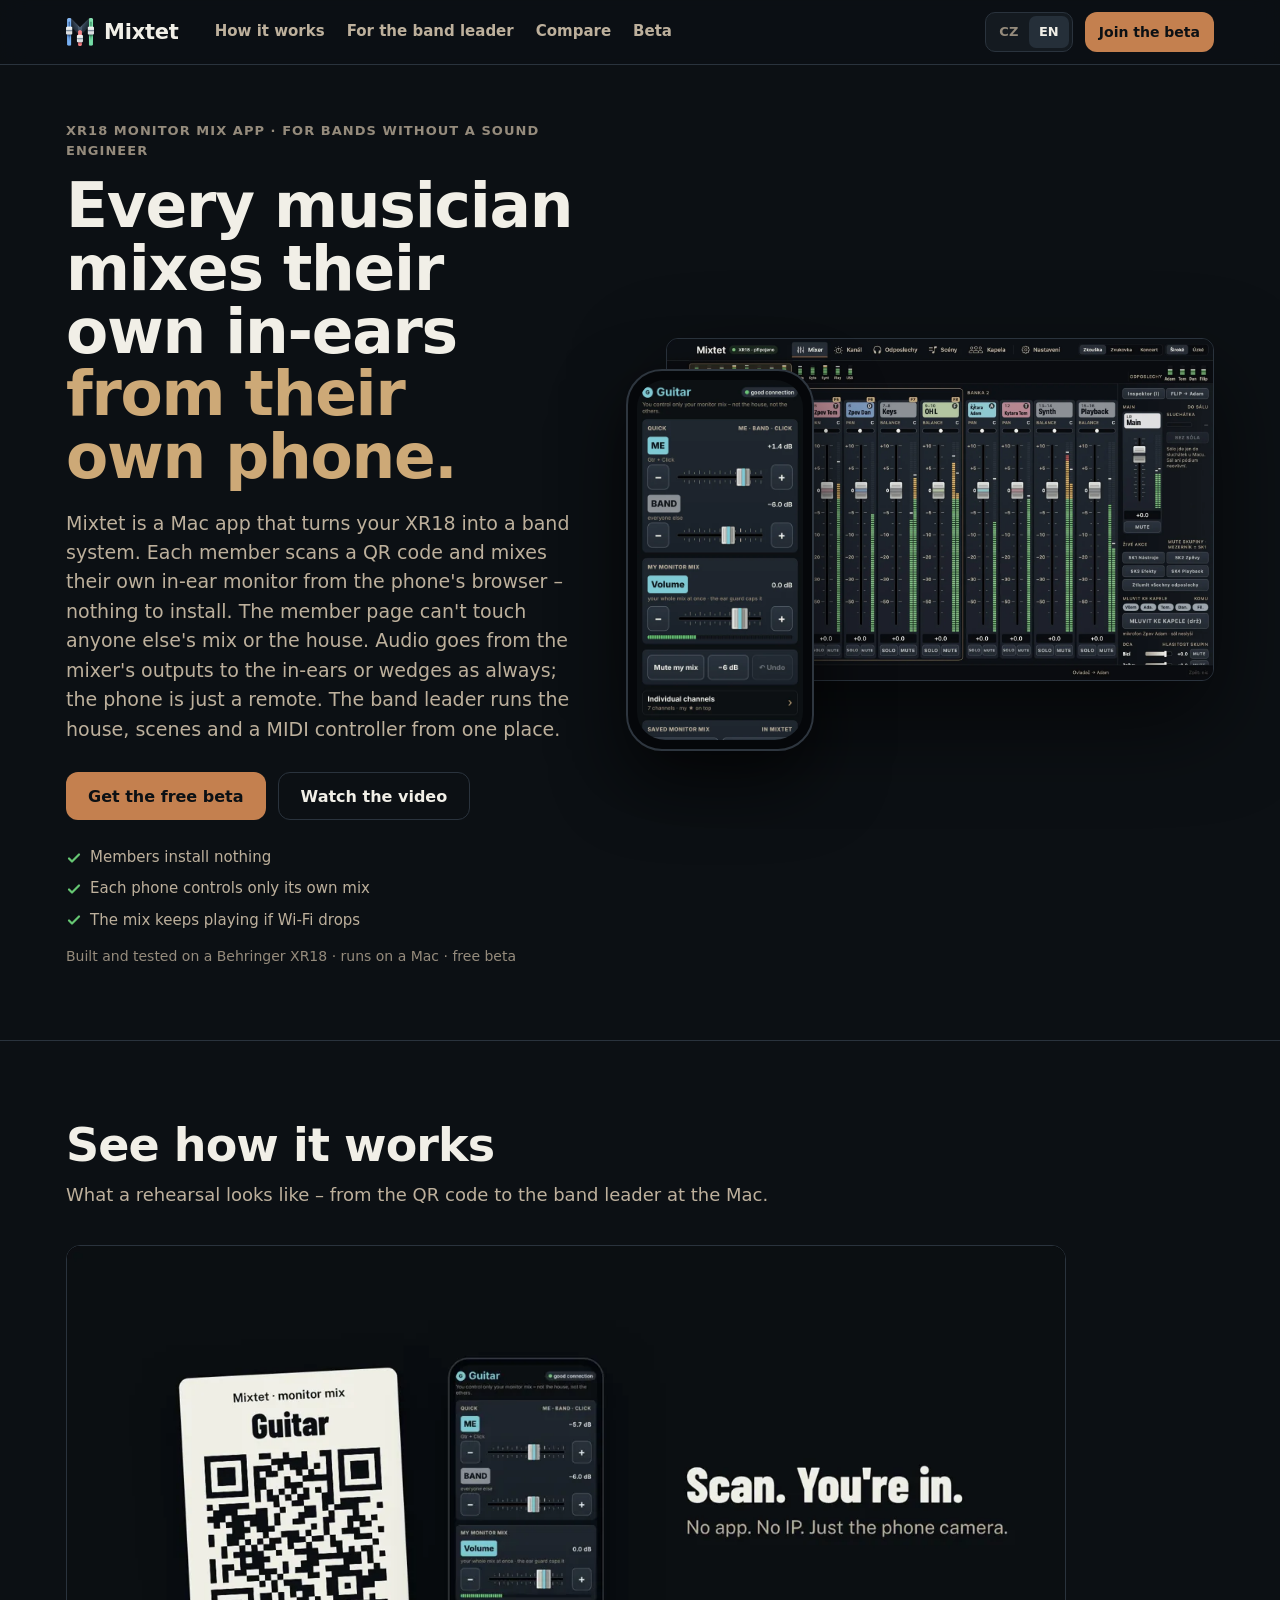
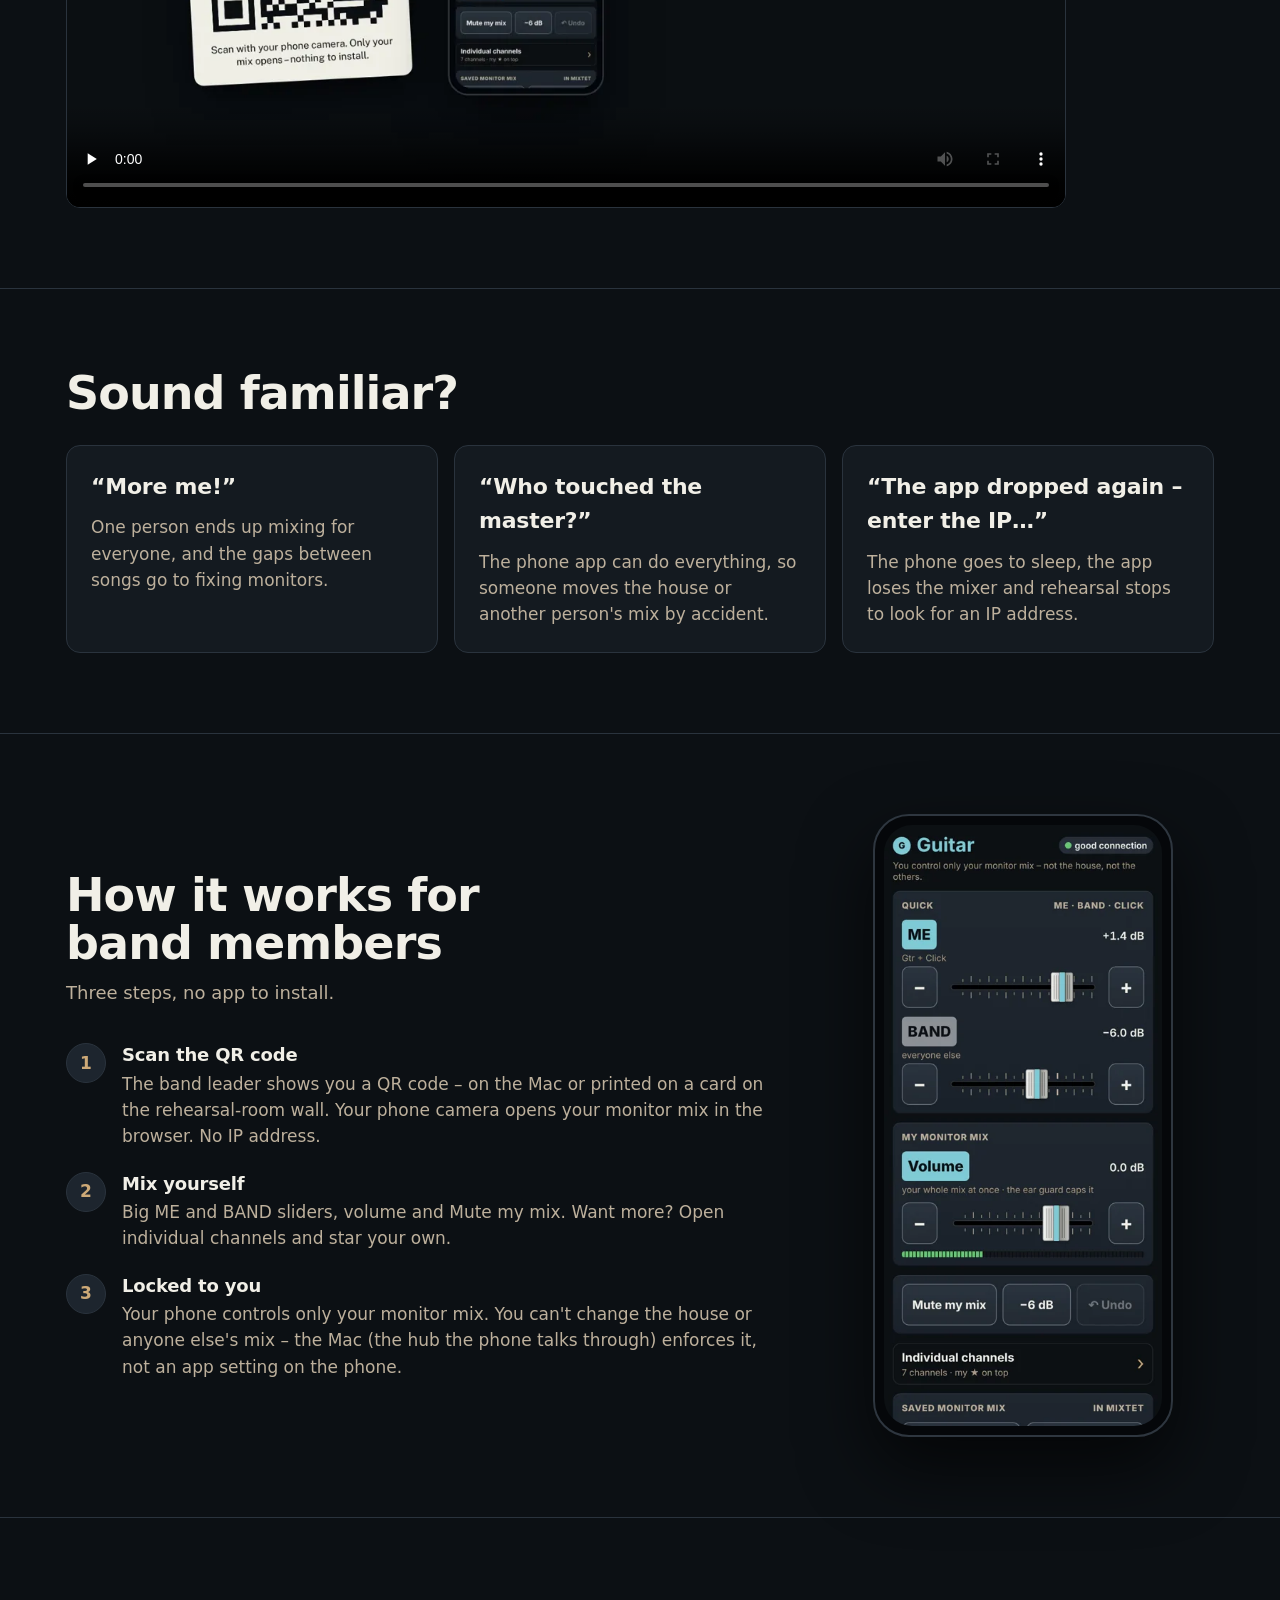
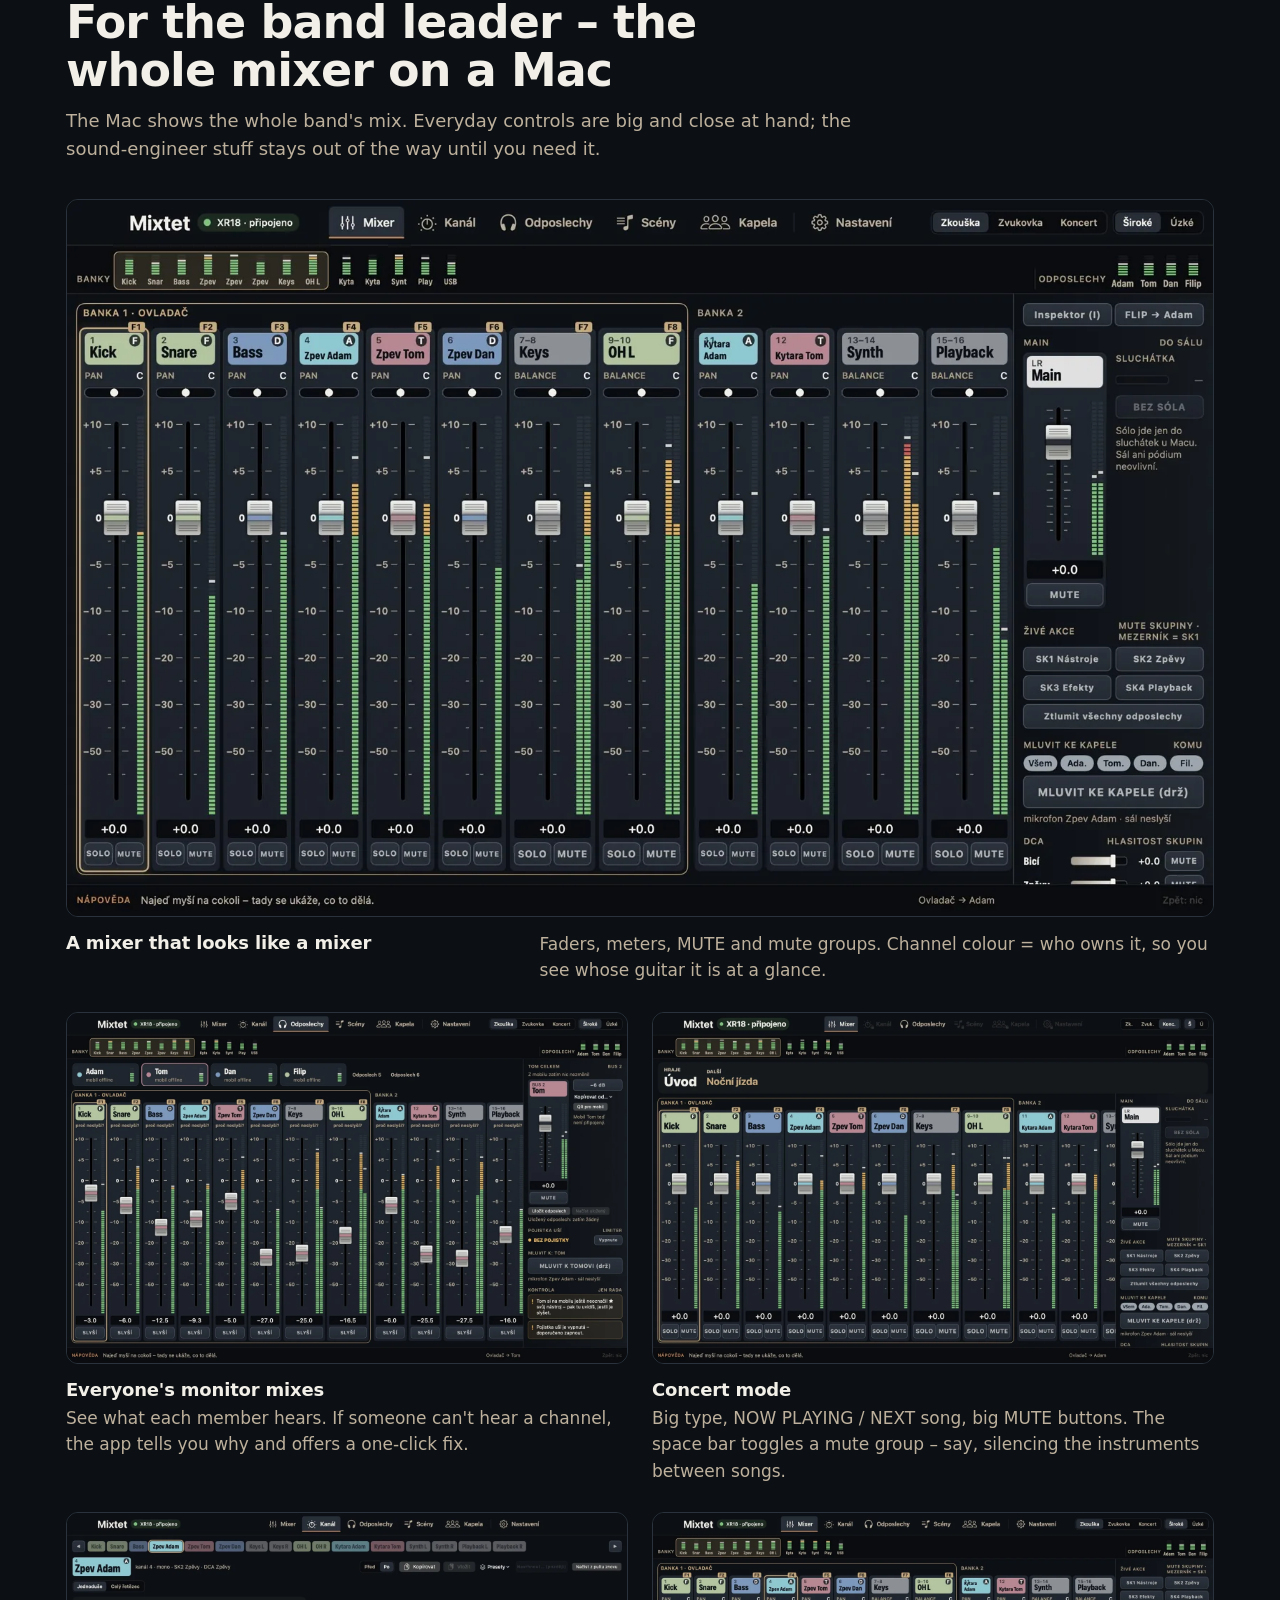
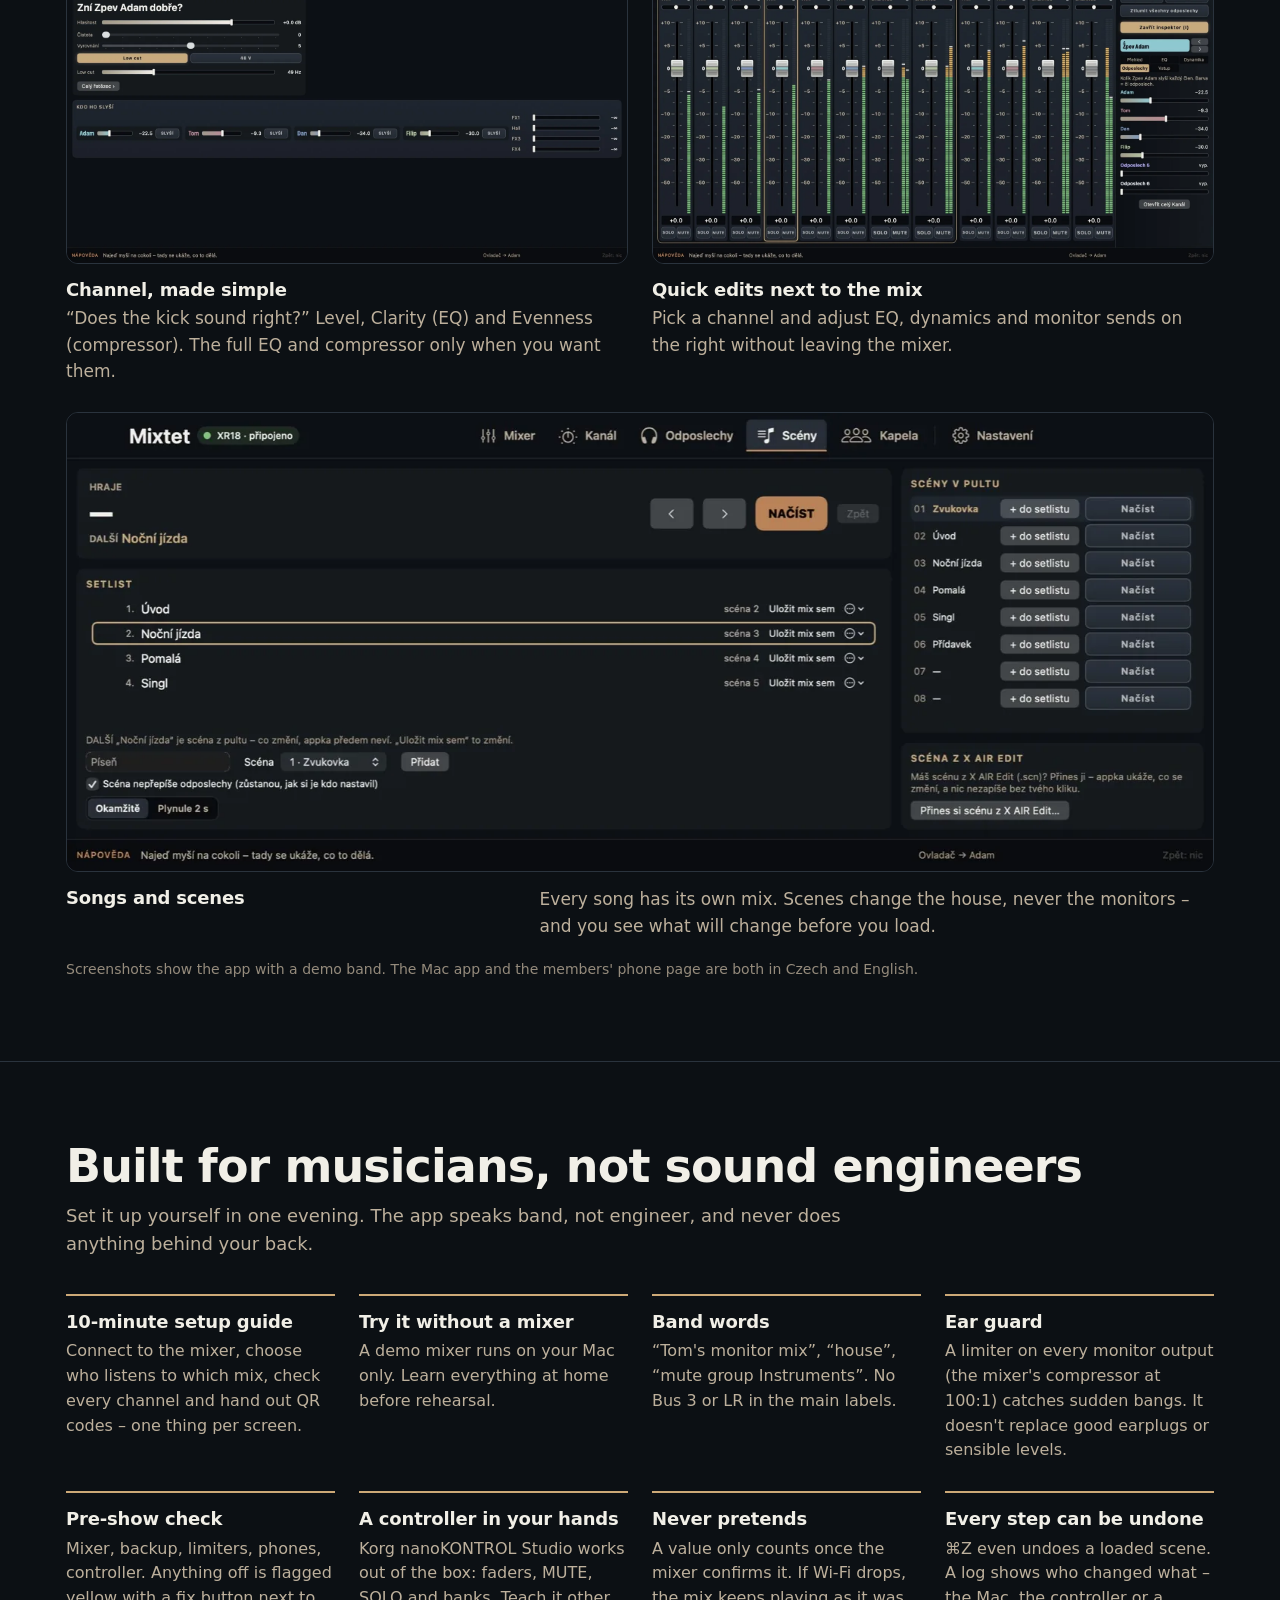
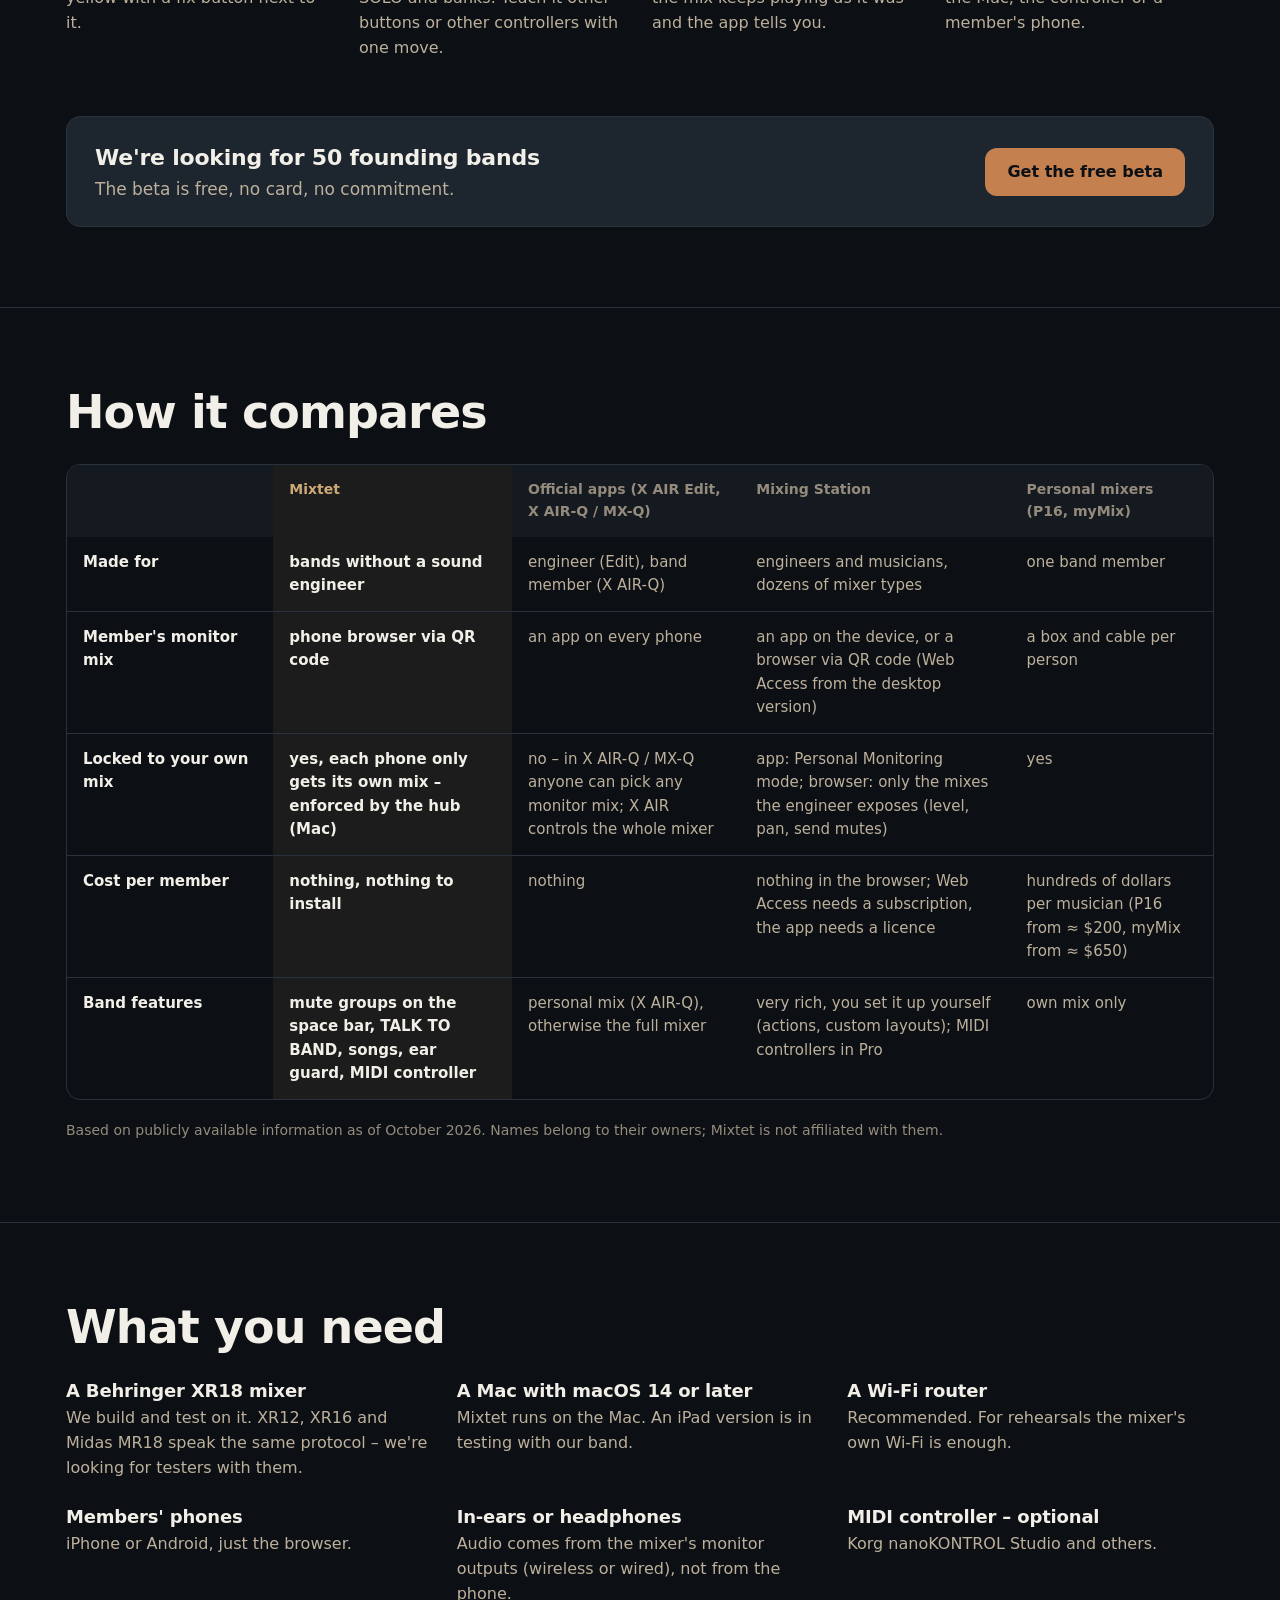
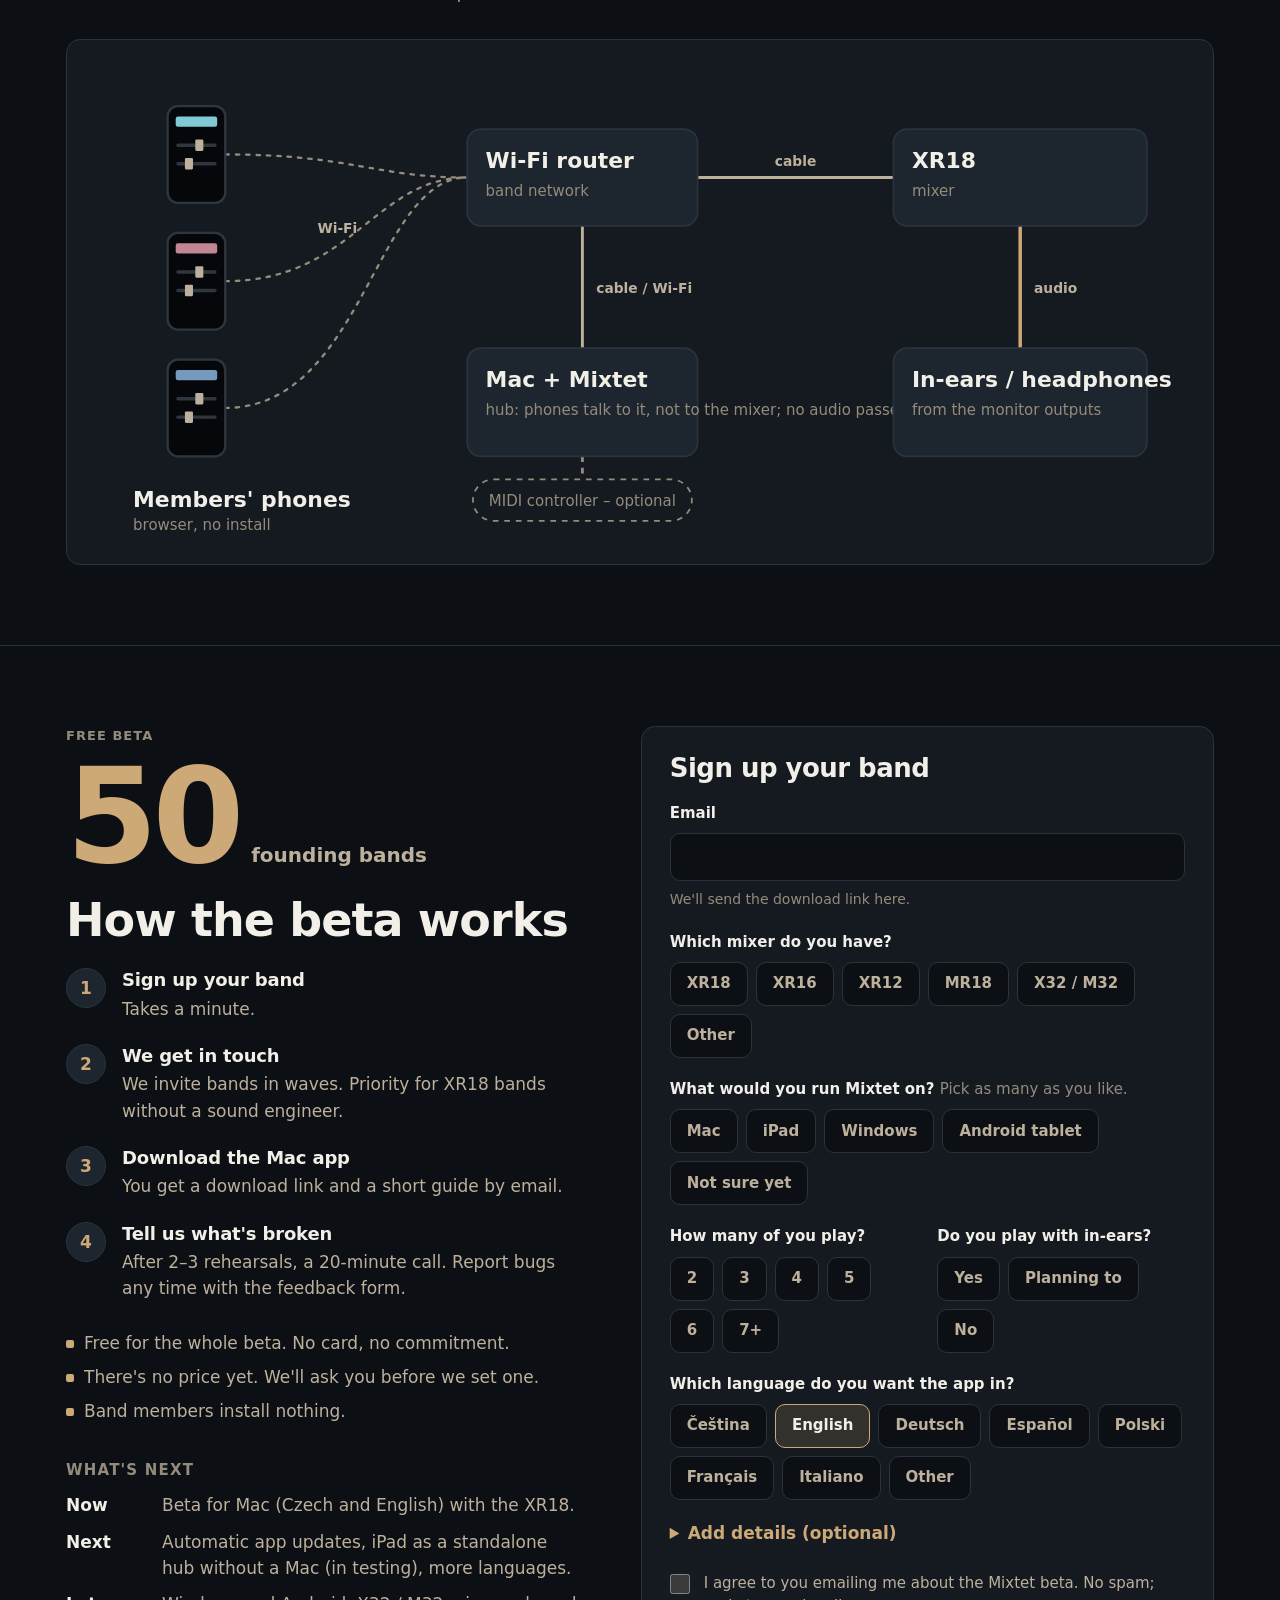
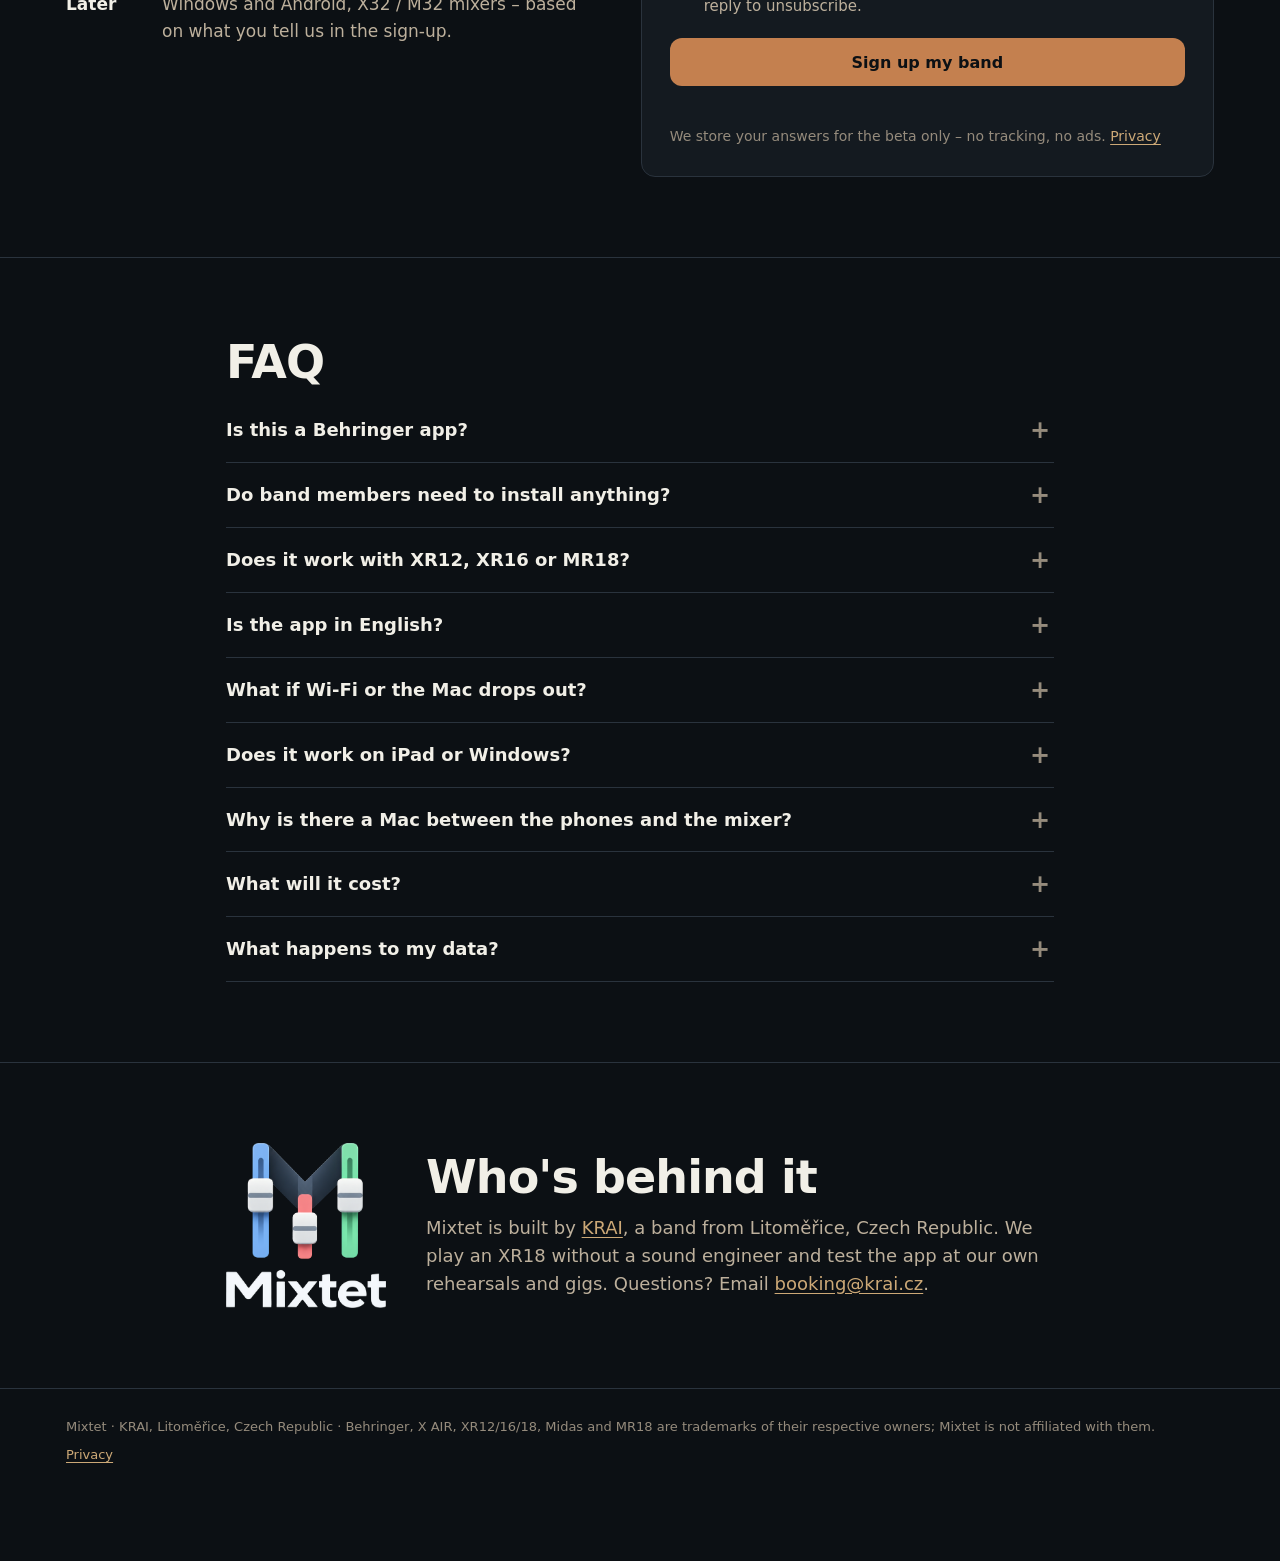
<file: index.html>
<!doctype html>
<html lang="en">
<head>
<meta charset="utf-8">
<meta name="viewport" content="width=device-width,initial-scale=1,viewport-fit=cover">
<title>Mixtet – every musician controls their own monitor mix from their phone | XR18</title>
<meta name="description" content="Every band member controls their own in‑ear monitor mix from their phone – scan a QR code, nothing to install, locked to their own mix. Audio still goes from the mixer to the in‑ears; the phone is just the remote. The band leader runs the house, scenes and controller from a Mac. Free beta for 50 bands on Behringer XR18.">
<link rel="canonical" href="https://mixtet.live/">
<link rel="alternate" hreflang="en" href="https://mixtet.live/">
<link rel="alternate" hreflang="cs" href="https://mixtet.live/cs/">
<link rel="alternate" hreflang="x-default" href="https://mixtet.live/">
<meta property="og:type" content="website">
<meta property="og:url" content="https://mixtet.live/">
<meta property="og:title" content="Mixtet – every musician controls their own monitor mix from their phone | XR18">
<meta property="og:description" content="Every band member controls their own in‑ear monitor mix from their phone – scan a QR code, nothing to install, locked to their own mix. Audio still goes from the mixer to the in‑ears; the phone is just the remote. The band leader runs the house, scenes and controller from a Mac. Free beta for 50 bands on Behringer XR18.">
<meta property="og:image" content="https://mixtet.live/img/og-en.png">
<meta property="og:image:width" content="1200"><meta property="og:image:height" content="630">
<meta property="og:locale" content="en_US">
<meta name="twitter:card" content="summary_large_image">
<meta name="theme-color" content="#0C1014">
<link rel="icon" type="image/png" href="img/znacka.png">
<link rel="stylesheet" href="site.css?v=52d1b4a9">
</head>
<body>
<a class="skip" href="#main">Skip to content</a>
<header class="top"><div class="wrap bar">
  <a class="brand" href="/"><img src="img/znacka.png" width="28" height="28" alt="">Mixtet</a>
  <nav aria-label="Main"><a href="#how">How it works</a><a href="#leader">For the band leader</a><a href="#compare">Compare</a><a href="#beta">Beta</a></nav>
  <div class="right">
    <div class="lang" role="group" aria-label="Jazyk / Language">
      <a href="/cs/" data-lang="cs" hreflang="cs">CZ</a><a href="/" data-lang="en" hreflang="en" aria-current="true">EN</a>
    </div>
    <a class="btn sm" href="#join">Join the beta</a>
  </div>
</div></header>

<main id="main">
<section class="hero"><div class="wrap">
  <div class="hero-text">
    <p class="eyebrow">XR18 monitor mix app · for bands without a sound engineer</p>
    <h1>Every musician mixes their own in‑ears <em>from their own phone.</em></h1>
    <p class="lead">Mixtet is a Mac app that turns your XR18 into a band system. Each member scans a QR code and mixes their own in‑ear monitor from the phone&#x27;s browser – nothing to install. The member page can&#x27;t touch anyone else&#x27;s mix or the house. Audio goes from the mixer&#x27;s outputs to the in‑ears or wedges as always; the phone is just a remote. The band leader runs the house, scenes and a MIDI controller from one place.</p>
    <div class="cta-row"><a class="btn" href="#join">Get the free beta</a><a class="btn ghost" href="#video">Watch the video</a></div>
    <ul class="proof"><li>Members install nothing</li><li>Each phone controls only its own mix</li><li>The mix keeps playing if Wi-Fi drops</li></ul>
    <p class="works">Built and tested on a Behringer XR18 · runs on a Mac · free beta</p>
  </div>
  <div class="hero-vis">
    <img class="mac" src="img/screens/web-mixer.webp" width="1600" height="1000" alt="Mixtet on a Mac: the band&#x27;s mixer with channels coloured by member" fetchpriority="high">
    <div class="phone"><img src="img/phone-en.webp" width="390" height="845" alt="A member&#x27;s monitor mix on a phone: ME and BAND sliders, volume, Mute my mix"></div>
  </div>
</div></section>

<section class="sec" id="video"><div class="wrap">
  <h2>See how it works</h2>
  <p class="sub">What a rehearsal looks like – from the QR code to the band leader at the Mac.</p>
  <div class="vid"><video controls playsinline preload="none" poster="video/poster-en-16x9.webp" aria-label="Video: a band member scans a QR code, mixes their monitor on the phone, the band leader runs the house on a Mac">
    <source src="video/mixtet-en-9x16.mp4" type="video/mp4" media="(max-width: 600px)">
    <source src="video/mixtet-en-16x9.mp4" type="video/mp4">
  </video></div>
</div></section>

<section class="sec" id="problem"><div class="wrap">
  <h2>Sound familiar?</h2>
  <div class="grid3"><div class="card quote"><p class="q">“More me!”</p><p>One person ends up mixing for everyone, and the gaps between songs go to fixing monitors.</p></div><div class="card quote"><p class="q">“Who touched the master?”</p><p>The phone app can do everything, so someone moves the house or another person&#x27;s mix by accident.</p></div><div class="card quote"><p class="q">“The app dropped again – enter the IP…”</p><p>The phone goes to sleep, the app loses the mixer and rehearsal stops to look for an IP address.</p></div></div>
</div></section>

<section class="sec" id="how"><div class="wrap split">
  <div>
    <h2>How it works for band members</h2>
    <p class="sub">Three steps, no app to install.</p>
    <ol class="steps"><li><span class="n">1</span><div><h3>Scan the QR code</h3><p>The band leader shows you a QR code – on the Mac or printed on a card on the rehearsal-room wall. Your phone camera opens your monitor mix in the browser. No IP address.</p></div></li><li><span class="n">2</span><div><h3>Mix yourself</h3><p>Big ME and BAND sliders, volume and Mute my mix. Want more? Open individual channels and star your own.</p></div></li><li><span class="n">3</span><div><h3>Locked to you</h3><p>Your phone controls only your monitor mix. You can&#x27;t change the house or anyone else&#x27;s mix – the Mac (the hub the phone talks through) enforces it, not an app setting on the phone.</p></div></li></ol>
  </div>
  <div class="phone side"><img src="img/phone-en.webp" width="390" height="845" alt="A member&#x27;s monitor mix on a phone: ME and BAND sliders, volume, Mute my mix" loading="lazy"></div>
</div></section>

<section class="sec" id="leader"><div class="wrap">
  <h2>For the band leader – the whole mixer on a Mac</h2>
  <p class="sub">The Mac shows the whole band&#x27;s mix. Everyday controls are big and close at hand; the sound-engineer stuff stays out of the way until you need it.</p>
  <div class="shots"><figure class="scr wide"><button class="shot" type="button" data-full="img/screens/web-mixer.webp" aria-label="A mixer that looks like a mixer – enlarge"><img src="img/screens/web-mixer.webp" width="1600" height="1000" alt="A mixer that looks like a mixer" loading="lazy" decoding="async"></button><figcaption><h3>A mixer that looks like a mixer</h3><p>Faders, meters, MUTE and mute groups. Channel colour = who owns it, so you see whose guitar it is at a glance.</p></figcaption></figure><figure class="scr"><button class="shot" type="button" data-full="img/screens/web-odposlechy.webp" aria-label="Everyone&#x27;s monitor mixes – enlarge"><img src="img/screens/web-odposlechy.webp" width="1600" height="1000" alt="Everyone&#x27;s monitor mixes" loading="lazy" decoding="async"></button><figcaption><h3>Everyone&#x27;s monitor mixes</h3><p>See what each member hears. If someone can&#x27;t hear a channel, the app tells you why and offers a one-click fix.</p></figcaption></figure><figure class="scr"><button class="shot" type="button" data-full="img/screens/web-koncert.webp" aria-label="Concert mode – enlarge"><img src="img/screens/web-koncert.webp" width="1600" height="1000" alt="Concert mode" loading="lazy" decoding="async"></button><figcaption><h3>Concert mode</h3><p>Big type, NOW PLAYING / NEXT song, big MUTE buttons. The space bar toggles a mute group – say, silencing the instruments between songs.</p></figcaption></figure><figure class="scr"><button class="shot" type="button" data-full="img/screens/web-kanal.webp" aria-label="Channel, made simple – enlarge"><img src="img/screens/web-kanal.webp" width="1600" height="1000" alt="Channel, made simple" loading="lazy" decoding="async"></button><figcaption><h3>Channel, made simple</h3><p>“Does the kick sound right?” Level, Clarity (EQ) and Evenness (compressor). The full EQ and compressor only when you want them.</p></figcaption></figure><figure class="scr"><button class="shot" type="button" data-full="img/screens/web-inspektor.webp" aria-label="Quick edits next to the mix – enlarge"><img src="img/screens/web-inspektor.webp" width="1600" height="1000" alt="Quick edits next to the mix" loading="lazy" decoding="async"></button><figcaption><h3>Quick edits next to the mix</h3><p>Pick a channel and adjust EQ, dynamics and monitor sends on the right without leaving the mixer.</p></figcaption></figure><figure class="scr wide"><button class="shot" type="button" data-full="img/screens/web-sceny.webp" aria-label="Songs and scenes – enlarge"><img src="img/screens/web-sceny.webp" width="1514" height="605" alt="Songs and scenes" loading="lazy" decoding="async"></button><figcaption><h3>Songs and scenes</h3><p>Every song has its own mix. Scenes change the house, never the monitors – and you see what will change before you load.</p></figcaption></figure></div>
  <p class="note">Screenshots show the app with a demo band. The Mac app and the members&#x27; phone page are both in Czech and English.</p>
</div></section>

<section class="sec" id="easy"><div class="wrap">
  <h2>Built for musicians, not sound engineers</h2>
  <p class="sub">Set it up yourself in one evening. The app speaks band, not engineer, and never does anything behind your back.</p>
  <ul class="easy"><li><h3>10-minute setup guide</h3><p>Connect to the mixer, choose who listens to which mix, check every channel and hand out QR codes – one thing per screen.</p></li><li><h3>Try it without a mixer</h3><p>A demo mixer runs on your Mac only. Learn everything at home before rehearsal.</p></li><li><h3>Band words</h3><p>“Tom&#x27;s monitor mix”, “house”, “mute group Instruments”. No Bus 3 or LR in the main labels.</p></li><li><h3>Ear guard</h3><p>A limiter on every monitor output (the mixer&#x27;s compressor at 100:1) catches sudden bangs. It doesn&#x27;t replace good earplugs or sensible levels.</p></li><li><h3>Pre-show check</h3><p>Mixer, backup, limiters, phones, controller. Anything off is flagged yellow with a fix button next to it.</p></li><li><h3>A controller in your hands</h3><p>Korg nanoKONTROL Studio works out of the box: faders, MUTE, SOLO and banks. Teach it other buttons or other controllers with one move.</p></li><li><h3>Never pretends</h3><p>A value only counts once the mixer confirms it. If Wi-Fi drops, the mix keeps playing as it was and the app tells you.</p></li><li><h3>Every step can be undone</h3><p>⌘Z even undoes a loaded scene. A log shows who changed what – the Mac, the controller or a member&#x27;s phone.</p></li></ul>
  <div class="mid"><div><p class="mid-h">We&#x27;re looking for 50 founding bands</p><p>The beta is free, no card, no commitment.</p></div><a class="btn" href="#join">Get the free beta</a></div>
</div></section>

<section class="sec" id="compare"><div class="wrap">
  <h2>How it compares</h2>
  <div class="tbl" tabindex="0" role="region" aria-label="How it compares"><table><thead><tr><th scope="col"></th><th scope="col" class=me>Mixtet</th><th scope="col">Official apps (X AIR Edit, X AIR-Q / MX-Q)</th><th scope="col">Mixing Station</th><th scope="col">Personal mixers (P16, myMix)</th></tr></thead><tbody><tr><th scope="row">Made for</th><td class=me>bands without a sound engineer</td><td>engineer (Edit), band member (X AIR-Q)</td><td>engineers and musicians, dozens of mixer types</td><td>one band member</td></tr><tr><th scope="row">Member&#x27;s monitor mix</th><td class=me>phone browser via QR code</td><td>an app on every phone</td><td>an app on the device, or a browser via QR code (Web Access from the desktop version)</td><td>a box and cable per person</td></tr><tr><th scope="row">Locked to your own mix</th><td class=me>yes, each phone only gets its own mix – enforced by the hub (Mac)</td><td>no – in X AIR-Q / MX-Q anyone can pick any monitor mix; X AIR controls the whole mixer</td><td>app: Personal Monitoring mode; browser: only the mixes the engineer exposes (level, pan, send mutes)</td><td>yes</td></tr><tr><th scope="row">Cost per member</th><td class=me>nothing, nothing to install</td><td>nothing</td><td>nothing in the browser; Web Access needs a subscription, the app needs a licence</td><td>hundreds of dollars per musician (P16 from ≈ $200, myMix from ≈ $650)</td></tr><tr><th scope="row">Band features</th><td class=me>mute groups on the space bar, TALK TO BAND, songs, ear guard, MIDI controller</td><td>personal mix (X AIR-Q), otherwise the full mixer</td><td>very rich, you set it up yourself (actions, custom layouts); MIDI controllers in Pro</td><td>own mix only</td></tr></tbody></table></div>
  <p class="note">Based on publicly available information as of October 2026. Names belong to their owners; Mixtet is not affiliated with them.</p>
</div></section>

<section class="sec" id="need"><div class="wrap">
  <h2>What you need</h2>
  <ul class="need"><li><h3>A Behringer XR18 mixer</h3><p>We build and test on it. XR12, XR16 and Midas MR18 speak the same protocol – we&#x27;re looking for testers with them.</p></li><li><h3>A Mac with macOS 14 or later</h3><p>Mixtet runs on the Mac. An iPad version is in testing with our band.</p></li><li><h3>A Wi-Fi router</h3><p>Recommended. For rehearsals the mixer&#x27;s own Wi-Fi is enough.</p></li><li><h3>Members&#x27; phones</h3><p>iPhone or Android, just the browser.</p></li><li><h3>In‑ears or headphones</h3><p>Audio comes from the mixer&#x27;s monitor outputs (wireless or wired), not from the phone.</p></li><li><h3>MIDI controller – optional</h3><p>Korg nanoKONTROL Studio and others.</p></li></ul>
  <div class="diabox"><svg class="dia" viewBox="0 0 960 420" role="img" aria-labelledby="diaT"><title id="diaT">Wiring diagram: members&#x27; phones join the router over Wi-Fi, the router connects to the XR18 by cable, the Mac running Mixtet sits on the same network, and the mixer&#x27;s outputs feed in‑ears or headphones.</title>
<path class="w" d="M120 82 C230 82 250 102 330 102"/><path class="w" d="M120 192 C230 192 250 102 330 102"/><path class="w" d="M120 302 C240 302 250 102 330 102"/>
<line class="c" x1="430" y1="144" x2="430" y2="250"/><line class="c" x1="530" y1="102" x2="700" y2="102"/><line class="a" x1="810" y1="144" x2="810" y2="250"/><line class="c o" x1="430" y1="344" x2="430" y2="364"/>
<text class="l" x="200" y="150">Wi-Fi</text><text class="l" x="442" y="202">cable / Wi-Fi</text><text class="l" x="615" y="92" text-anchor="middle">cable</text><text class="l" x="822" y="202">audio</text>
<g class="ph"><rect x="70" y="40" width="50" height="84" rx="9"/><rect x="77" y="49" width="36" height="9" rx="2" style="fill:var(--m1)"/><line x1="79" y1="74" x2="111" y2="74"/><line x1="79" y1="90" x2="111" y2="90"/><rect class="k" x="94" y="69" width="7" height="10" rx="1"/><rect class="k" x="85" y="85" width="7" height="10" rx="1"/></g><g class="ph"><rect x="70" y="150" width="50" height="84" rx="9"/><rect x="77" y="159" width="36" height="9" rx="2" style="fill:var(--m2)"/><line x1="79" y1="184" x2="111" y2="184"/><line x1="79" y1="200" x2="111" y2="200"/><rect class="k" x="94" y="179" width="7" height="10" rx="1"/><rect class="k" x="85" y="195" width="7" height="10" rx="1"/></g><g class="ph"><rect x="70" y="260" width="50" height="84" rx="9"/><rect x="77" y="269" width="36" height="9" rx="2" style="fill:var(--m3)"/><line x1="79" y1="294" x2="111" y2="294"/><line x1="79" y1="310" x2="111" y2="310"/><rect class="k" x="94" y="289" width="7" height="10" rx="1"/><rect class="k" x="85" y="305" width="7" height="10" rx="1"/></g>
<text class="t" x="40" y="388">Members&#x27; phones</text><text class="s" x="40" y="408">browser, no install</text>
<g class="nd"><rect x="330" y="60" width="200" height="84" rx="12"/><text class="t" x="346" y="94">Wi-Fi router</text><text class="s" x="346" y="118">band network</text></g>
<g class="nd"><rect x="330" y="250" width="200" height="94" rx="12"/><text class="t" x="346" y="284">Mac + Mixtet</text><text class="s" x="346" y="308">hub: phones talk to it, not to the mixer; no audio passes through it</text></g>
<g class="nd"><rect x="700" y="60" width="220" height="84" rx="12"/><text class="t" x="716" y="94">XR18</text><text class="s" x="716" y="118">mixer</text></g>
<g class="nd"><rect x="700" y="250" width="220" height="94" rx="12"/><text class="t" x="716" y="284">In‑ears / headphones</text><text class="s" x="716" y="308">from the monitor outputs</text></g>
<g class="nd o"><rect x="335" y="364" width="190" height="36" rx="18"/><text class="s" x="430" y="387" text-anchor="middle">MIDI controller – optional</text></g>
</svg></div>
</div></section>

<section class="sec" id="beta"><div class="wrap beta">
  <div class="beta-info">
    <p class="eyebrow">Free beta</p>
    <p class="big"><span>50</span> founding bands</p>
    <h2>How the beta works</h2>
    <ol class="steps"><li><span class="n">1</span><div><h3>Sign up your band</h3><p>Takes a minute.</p></div></li><li><span class="n">2</span><div><h3>We get in touch</h3><p>We invite bands in waves. Priority for XR18 bands without a sound engineer.</p></div></li><li><span class="n">3</span><div><h3>Download the Mac app</h3><p>You get a download link and a short guide by email.</p></div></li><li><span class="n">4</span><div><h3>Tell us what&#x27;s broken</h3><p>After 2–3 rehearsals, a 20-minute call. Report bugs any time with the feedback form.</p></div></li></ol>
    <ul class="terms"><li>Free for the whole beta. No card, no commitment.</li><li>There&#x27;s no price yet. We&#x27;ll ask you before we set one.</li><li>Band members install nothing.</li></ul>
    <h3 class="road-h">What&#x27;s next</h3>
    <ul class="road"><li><b>Now</b><span>Beta for Mac (Czech and English) with the XR18.</span></li><li><b>Next</b><span>Automatic app updates, iPad as a standalone hub without a Mac (in testing), more languages.</span></li><li><b>Later</b><span>Windows and Android, X32 / M32 mixers – based on what you tell us in the sign-up.</span></li></ul>
  </div>
  <div class="formcol" id="join">
    <form id="signup" class="card form" novalidate>
      <h2 class="form-h">Sign up your band</h2>
      <div class="f">
        <label for="email">Email</label>
        <input id="email" name="email" type="email" autocomplete="email" required aria-describedby="email-hint email-err" inputmode="email">
        <p class="hint" id="email-hint">We&#x27;ll send the download link here.</p><p class="err" id="email-err" hidden></p>
      </div>
      <fieldset class="f" aria-describedby="mixer-err"><legend>Which mixer do you have?</legend><div class="chips"><label class="chip"><input type="radio" name="mixer" value="xr18"><span>XR18</span></label><label class="chip"><input type="radio" name="mixer" value="xr16"><span>XR16</span></label><label class="chip"><input type="radio" name="mixer" value="xr12"><span>XR12</span></label><label class="chip"><input type="radio" name="mixer" value="mr18"><span>MR18</span></label><label class="chip"><input type="radio" name="mixer" value="x32"><span>X32 / M32</span></label><label class="chip"><input type="radio" name="mixer" value="other"><span>Other</span></label></div><p class="err" id="mixer-err" hidden></p></fieldset>
      <fieldset class="f"><legend>What would you run Mixtet on? <span class="opt">Pick as many as you like.</span></legend><div class="chips"><label class="chip"><input type="checkbox" name="hub" value="mac"><span>Mac</span></label><label class="chip"><input type="checkbox" name="hub" value="ipad"><span>iPad</span></label><label class="chip"><input type="checkbox" name="hub" value="windows"><span>Windows</span></label><label class="chip"><input type="checkbox" name="hub" value="android"><span>Android tablet</span></label><label class="chip"><input type="checkbox" name="hub" value="unsure"><span>Not sure yet</span></label></div></fieldset>
      <div class="f2">
        <fieldset class="f"><legend>How many of you play?</legend><div class="chips"><label class="chip"><input type="radio" name="members" value="2"><span>2</span></label><label class="chip"><input type="radio" name="members" value="3"><span>3</span></label><label class="chip"><input type="radio" name="members" value="4"><span>4</span></label><label class="chip"><input type="radio" name="members" value="5"><span>5</span></label><label class="chip"><input type="radio" name="members" value="6"><span>6</span></label><label class="chip"><input type="radio" name="members" value="7+"><span>7+</span></label></div></fieldset>
        <fieldset class="f"><legend>Do you play with in‑ears?</legend><div class="chips"><label class="chip"><input type="radio" name="iem" value="yes"><span>Yes</span></label><label class="chip"><input type="radio" name="iem" value="planning"><span>Planning to</span></label><label class="chip"><input type="radio" name="iem" value="no"><span>No</span></label></div></fieldset>
      </div>
      <fieldset class="f"><legend>Which language do you want the app in?</legend><div class="chips"><label class="chip"><input type="radio" name="app_lang" value="cs"><span>Čeština</span></label><label class="chip"><input type="radio" name="app_lang" value="en" checked><span>English</span></label><label class="chip"><input type="radio" name="app_lang" value="de"><span>Deutsch</span></label><label class="chip"><input type="radio" name="app_lang" value="es"><span>Español</span></label><label class="chip"><input type="radio" name="app_lang" value="pl"><span>Polski</span></label><label class="chip"><input type="radio" name="app_lang" value="fr"><span>Français</span></label><label class="chip"><input type="radio" name="app_lang" value="it"><span>Italiano</span></label><label class="chip"><input type="radio" name="app_lang" value="other"><span>Other</span></label></div></fieldset>
      <details class="more"><summary>Add details (optional)</summary>
        <div class="f2">
          <div class="f"><label for="band">Band name</label><input id="band" name="band" autocomplete="organization" maxlength="80"></div>
          <div class="f"><label for="country">Country</label><input id="country" name="country" autocomplete="country-name" maxlength="60"></div>
        </div>
        <div class="f"><label for="note">Anything we should know?</label><textarea id="note" name="note" rows="3" maxlength="1000"></textarea></div>
      </details>
      <div class="hp" aria-hidden="true"><label>Web <input name="web" tabindex="-1" autocomplete="off"></label></div>
      <label class="consent"><input type="checkbox" name="consent" id="consent" aria-describedby="consent-err"><span>I agree to you emailing me about the Mixtet beta. No spam; reply to unsubscribe.</span></label>
      <p class="err" id="consent-err" hidden></p>
      <button class="btn full" type="submit" id="submit">Sign up my band</button>
      <p class="err" id="server-err" role="alert" hidden></p>
      <p class="note">We store your answers for the beta only – no tracking, no ads. <a href="/privacy.html">Privacy</a></p>
    </form>
    <div class="card done" id="done" hidden tabindex="-1"><h2></h2><p></p><button class="btn ghost" type="button" id="share"></button></div>
  </div>
</div></section>

<section class="sec" id="faq"><div class="wrap narrow">
  <h2>FAQ</h2>
  <div class="faq"><details><summary>Is this a Behringer app?</summary><p>No. Mixtet is an independent app, not affiliated with Behringer or Music Tribe.</p></details><details><summary>Do band members need to install anything?</summary><p>No. They scan a QR code and their monitor mix opens in the phone&#x27;s browser. They can add it to the home screen as an icon.</p></details><details><summary>Does it work with XR12, XR16 or MR18?</summary><p>They use the same protocol as the XR18, so they should. We haven&#x27;t verified them on real hardware yet – we&#x27;re looking for testers who have them.</p></details><details><summary>Is the app in English?</summary><p>Yes. The Mac app follows the system language (Czech or English, switchable in Settings), the members&#x27; page follows the phone. We&#x27;re still polishing the English with native speakers.</p></details><details><summary>What if Wi-Fi or the Mac drops out?</summary><p>The mixer keeps playing as it was. Mixtet never sends blind, and both the app and the phones reconnect on their own.</p></details><details><summary>Does it work on iPad or Windows?</summary><p>The members&#x27; page works everywhere. The band leader&#x27;s app is Mac-only for now; an iPad version is in testing and Windows/Android are planned. Tell us in the sign-up what you&#x27;d use.</p></details><details><summary>Why is there a Mac between the phones and the mixer?</summary><p>Phones talk to the Mac (the hub), not to the mixer: the hub makes sure each phone controls only its own mix, the mixer doesn&#x27;t juggle dozens of connections, and a phone that sleeps or loses Wi‑Fi can&#x27;t upset anything. No audio goes through the Mac – it goes straight from the mixer to the in‑ears. Note: anyone with the X AIR app on the same network can still connect to the mixer directly, so for gigs put the mixer on a network the members don&#x27;t join.</p></details><details><summary>What will it cost?</summary><p>Nothing during the beta. We&#x27;ll set a price based on what testers tell us, and founding bands hear it first.</p></details><details><summary>What happens to my data?</summary><p>We use it for the beta only and delete it within 2 years at the latest. Email us any time and we&#x27;ll delete it right away.</p></details></div>
</div></section>

<section class="sec" id="about"><div class="wrap narrow about">
  <img src="img/logo.png" width="160" height="164" alt="Mixtet" loading="lazy">
  <div><h2>Who&#x27;s behind it</h2><p>Mixtet is built by <a href="https://krai.cz">KRAI</a>, a band from Litoměřice, Czech Republic. We play an XR18 without a sound engineer and test the app at our own rehearsals and gigs. Questions? Email <a href="mailto:booking@krai.cz">booking@krai.cz</a>.</p></div>
</div></section>
</main>

<footer><div class="wrap"><p>Mixtet · KRAI, Litoměřice, Czech Republic · Behringer, X AIR, XR12/16/18, Midas and MR18 are trademarks of their respective owners; Mixtet is not affiliated with them.</p><p><a href="/privacy.html">Privacy</a></p></div></footer>
<div class="sticky" id="sticky" hidden><a class="btn full" href="#join">Get the free beta</a></div>
<dialog id="zoom"><form method="dialog"><button class="x" aria-label="Zavřít / Close">×</button></form><img alt=""></dialog>
<script>window.MIXTET={"lang": "en", "msg": {"eEmail": "Check your email address – it doesn't look valid.", "eMixer": "Pick a mixer (or “Other”).", "eConsent": "We can't email you without your consent.", "eServer": "Couldn't send. Try again in a moment, or email booking@krai.cz.", "okH": "Thanks – your band is on the list!", "okP": "We'll email {email} when there's a spot in a wave. Share the link with your bandmates so they know what's coming.", "okShare": "Copy link to this page", "okCopied": "Link copied", "fSubmit": "Sign up my band", "fSending": "Sending…"}};</script>
<script src="site.js?v=0ad27bb4" defer></script>
</body>
</html>
</file>
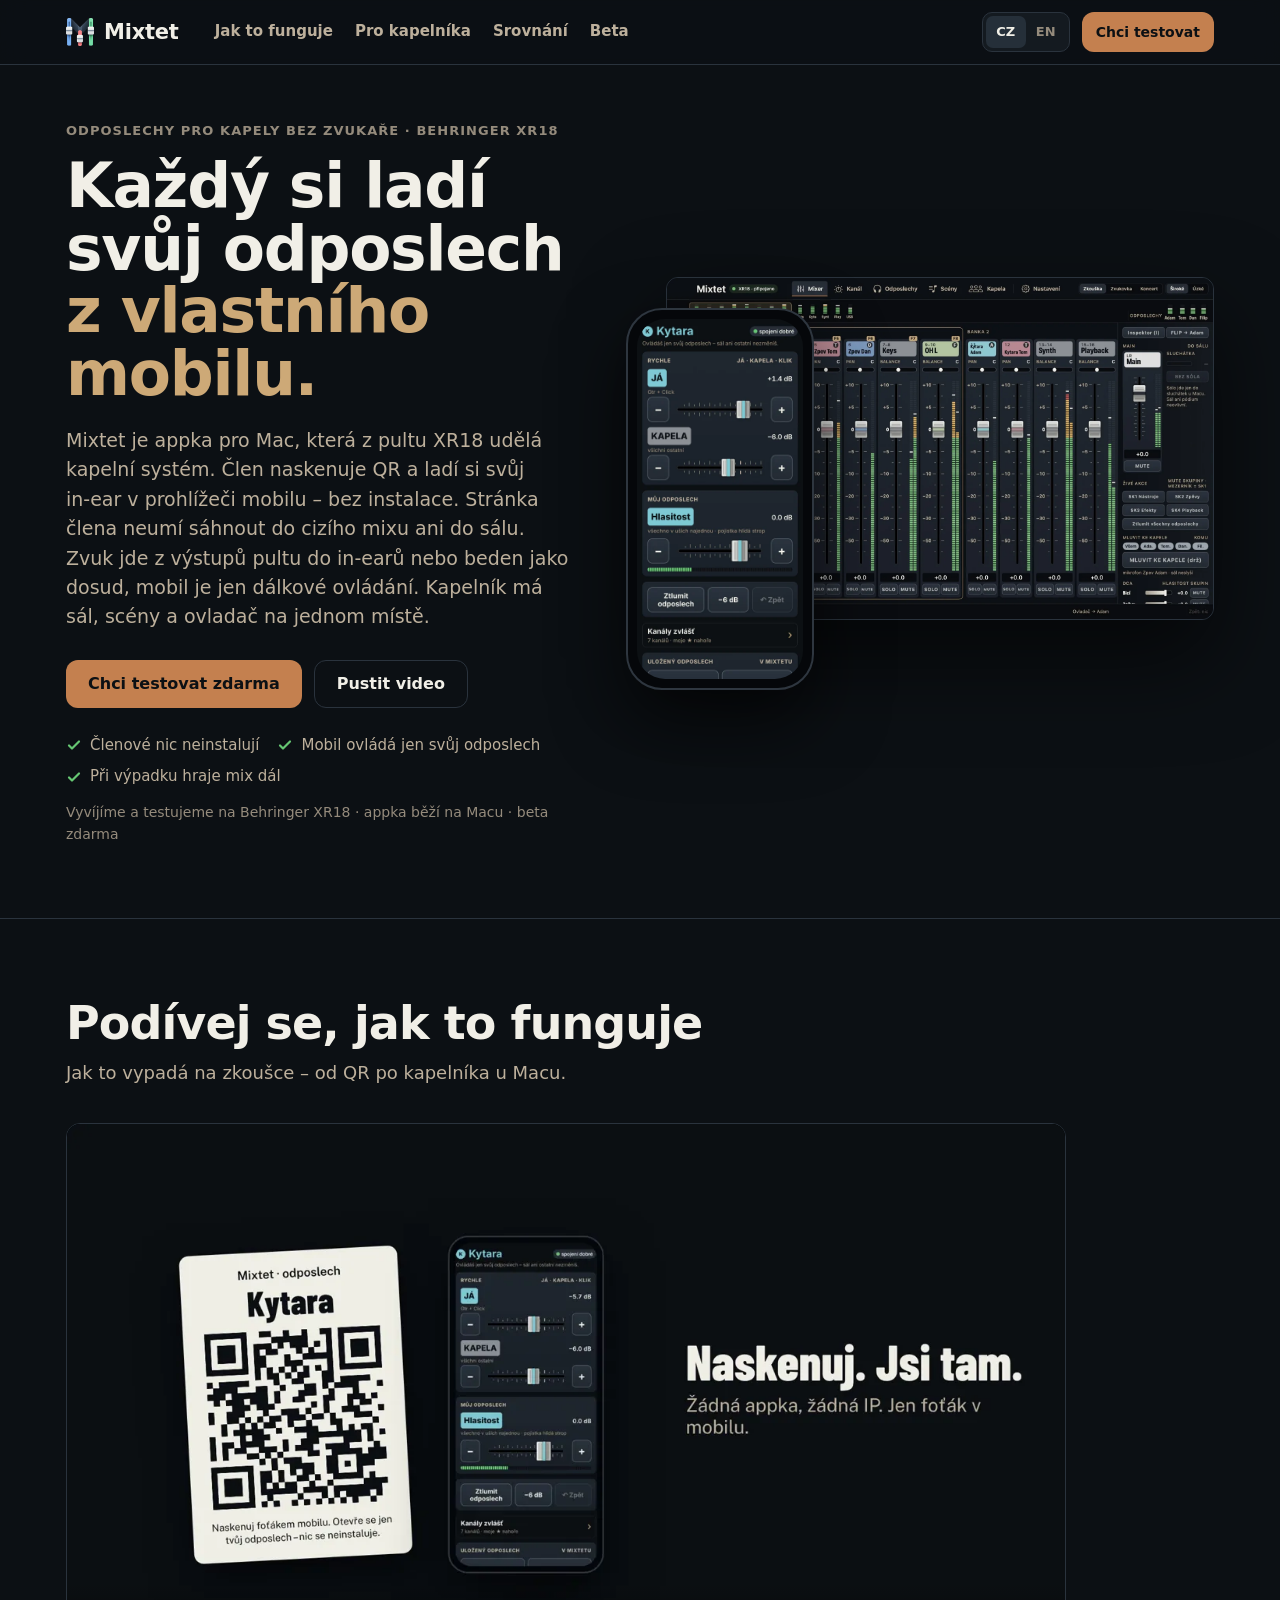
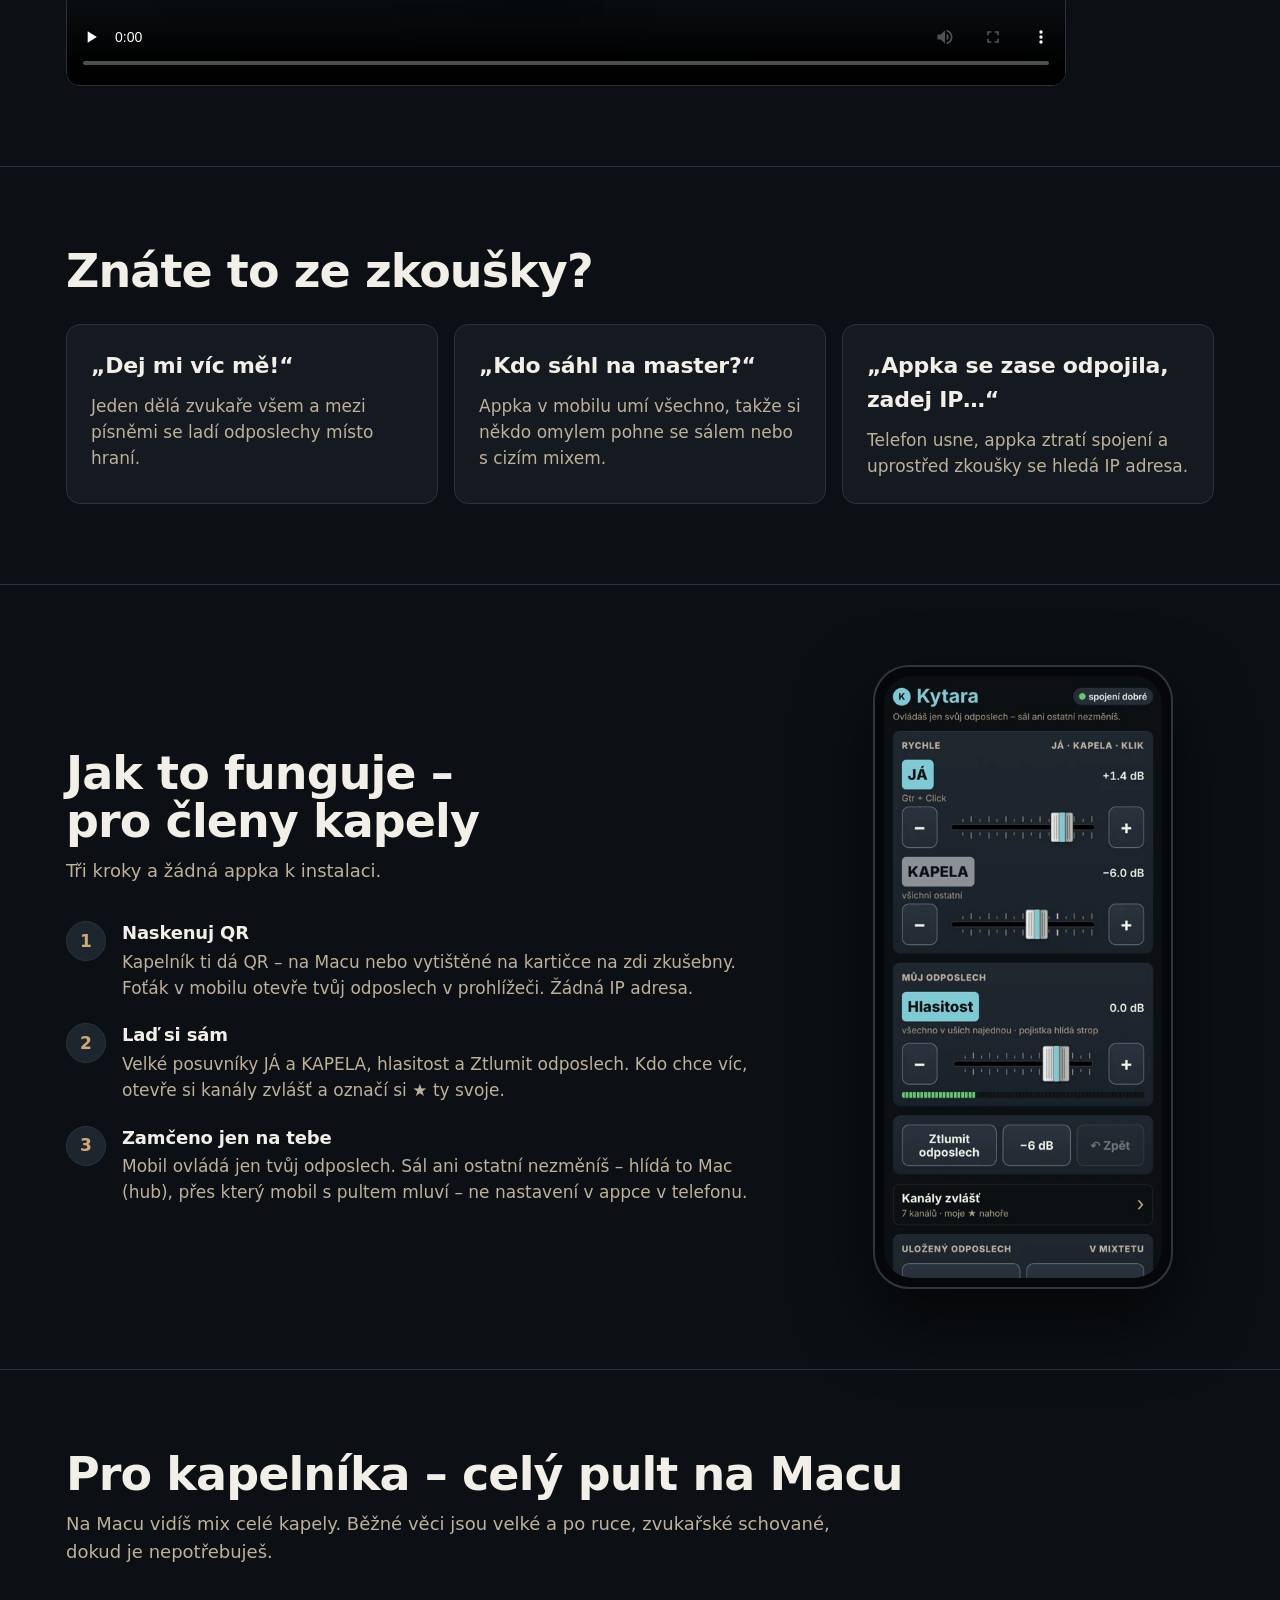
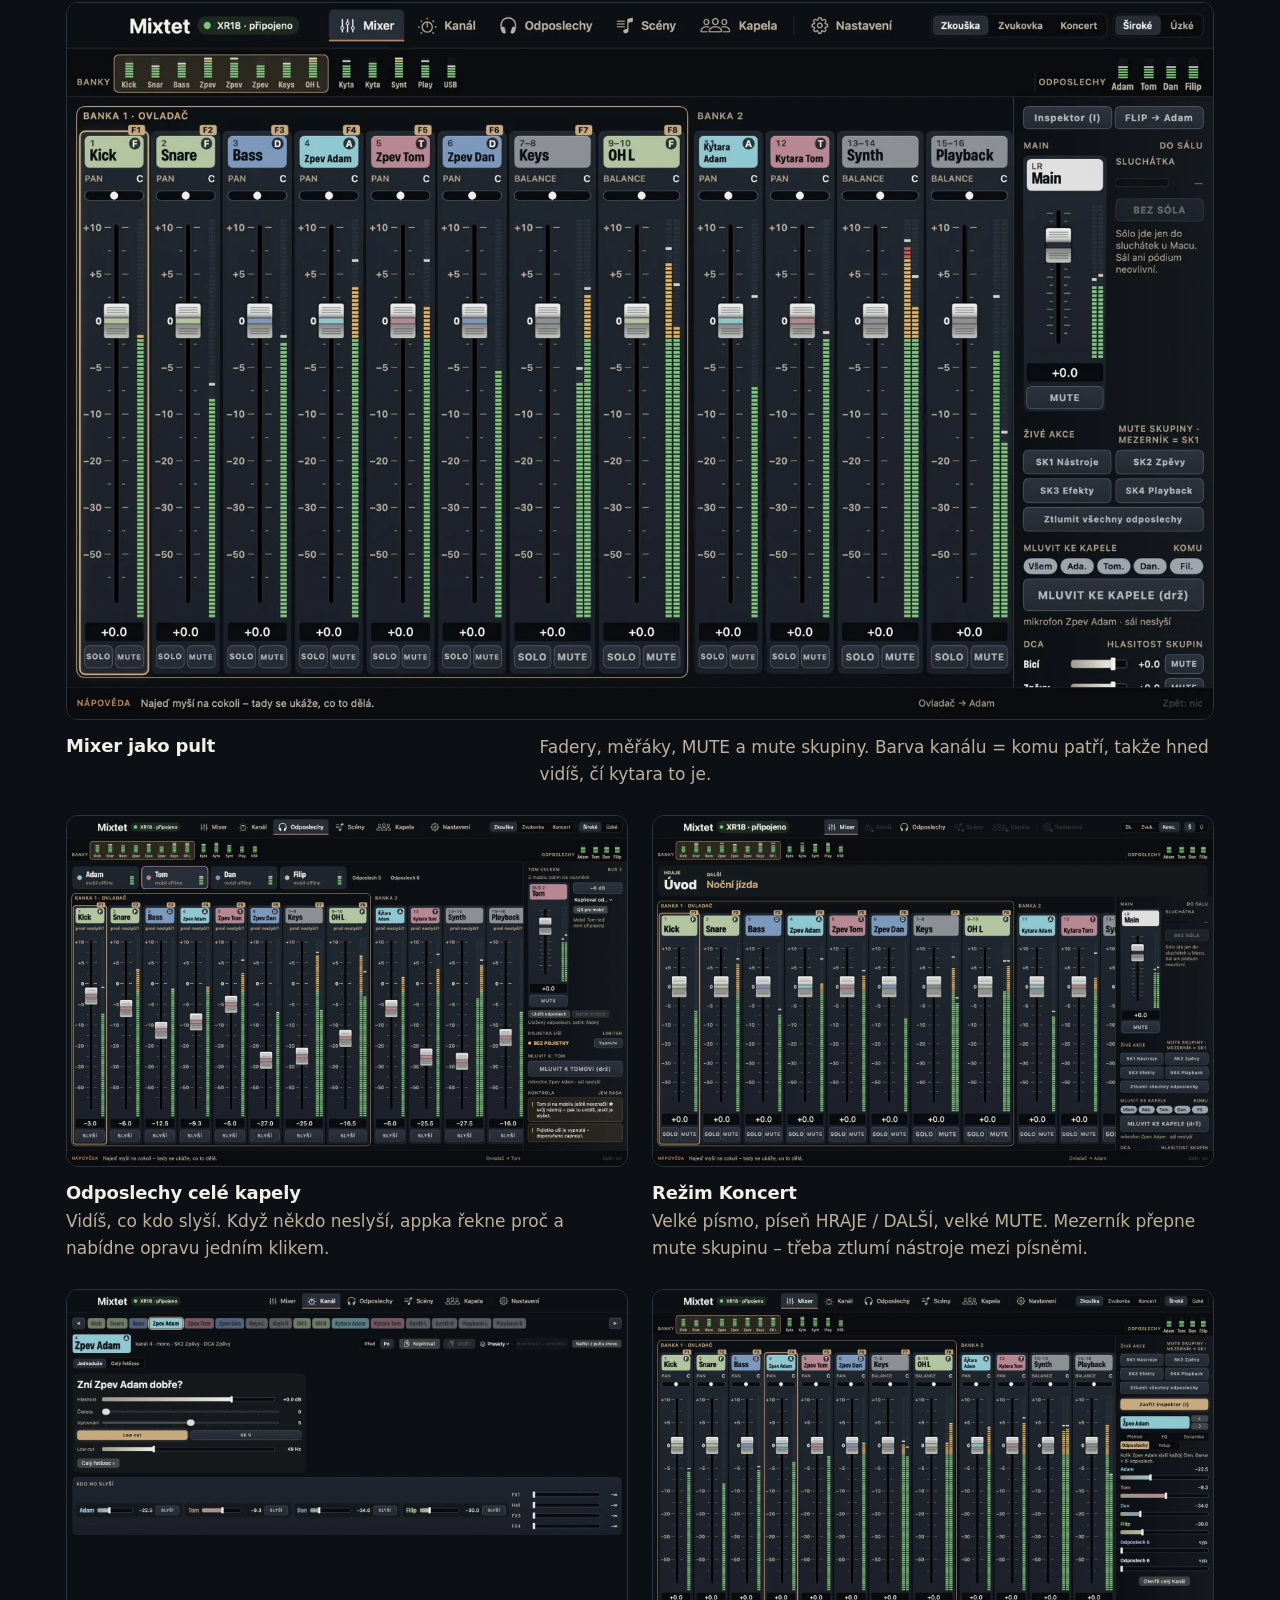
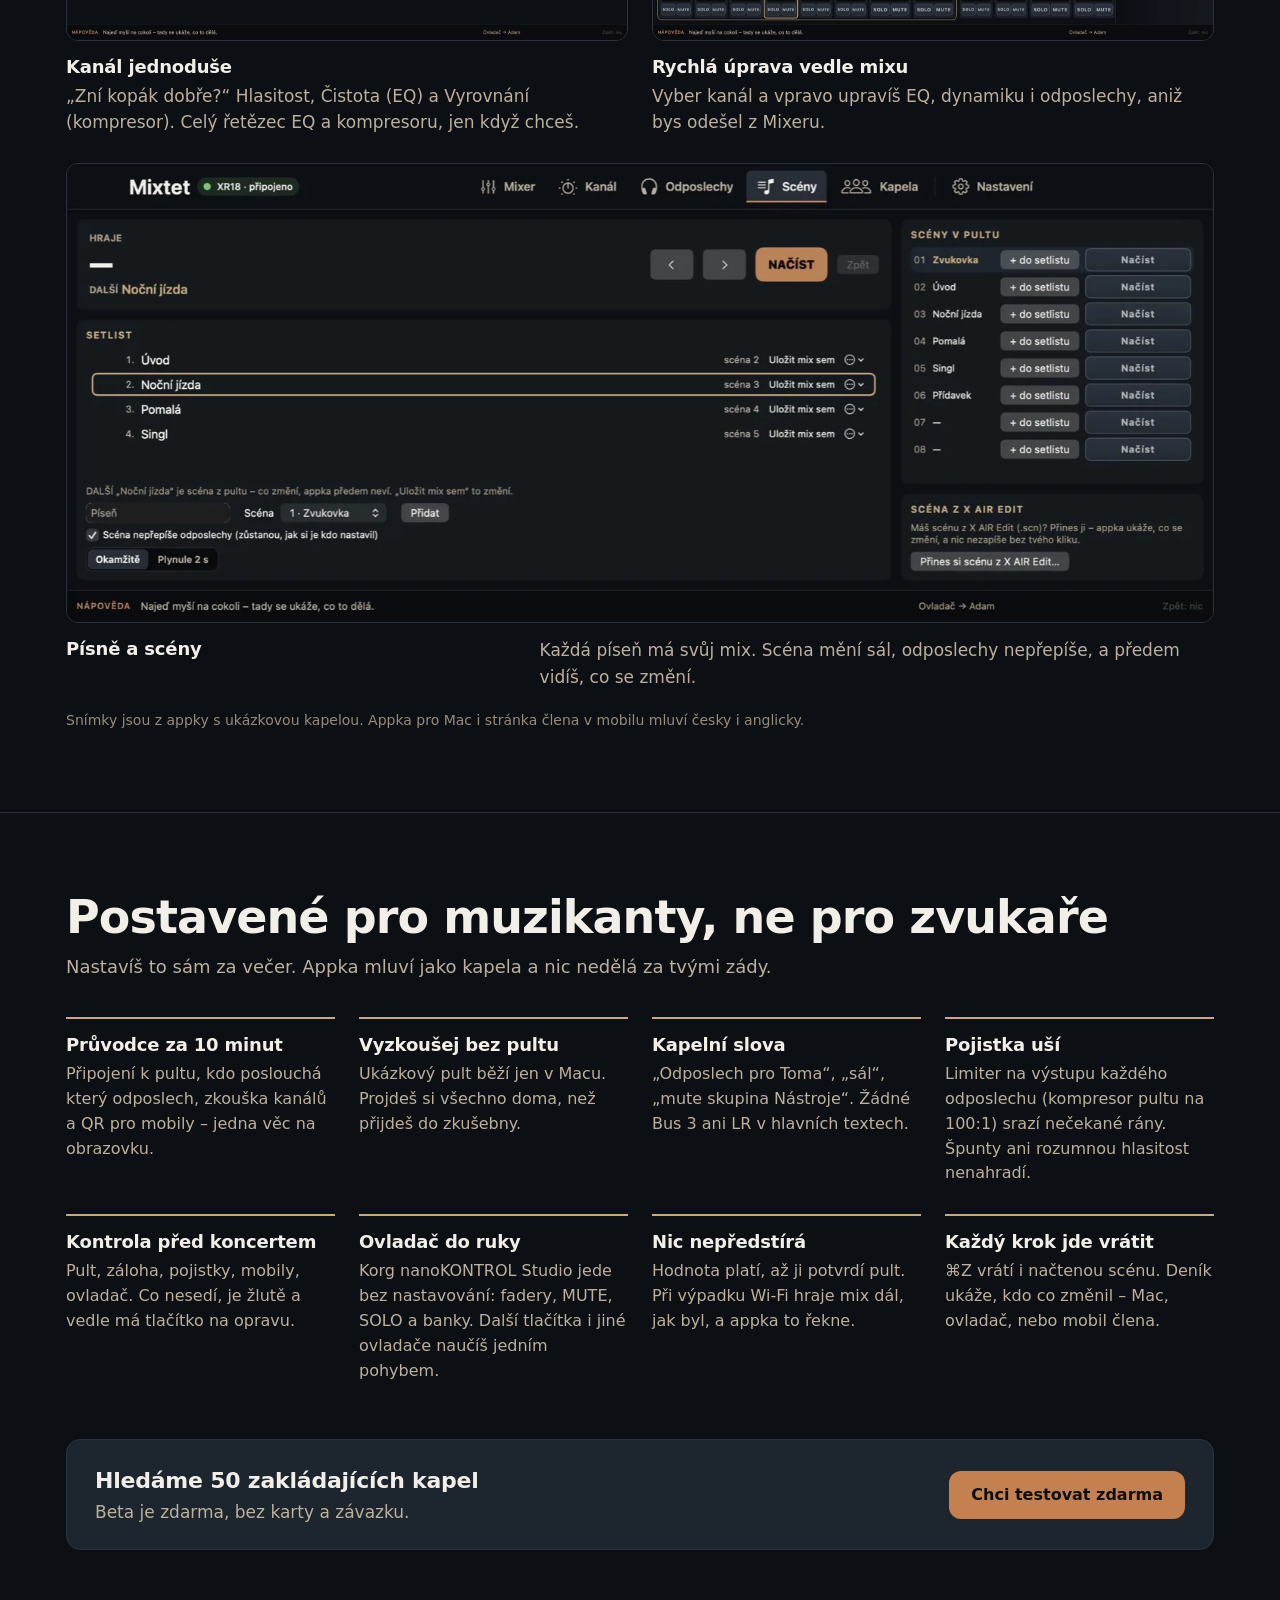
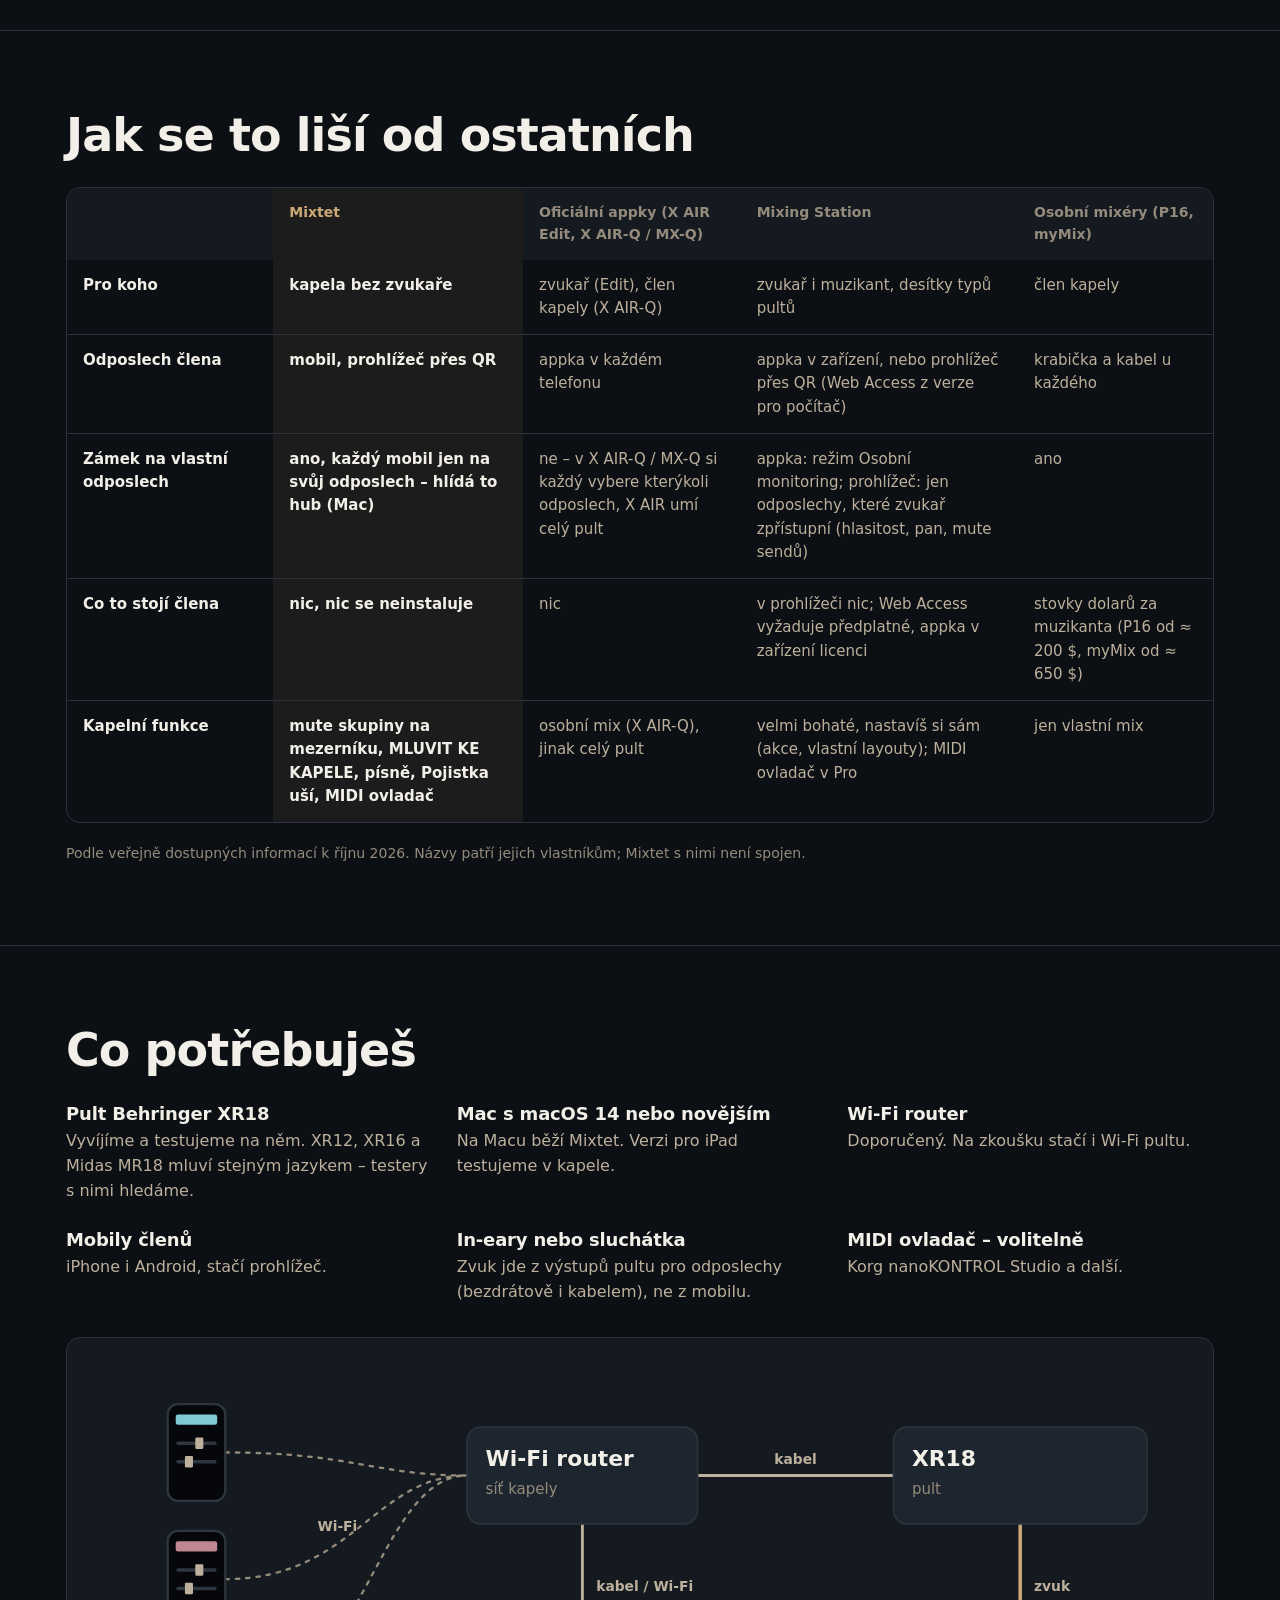
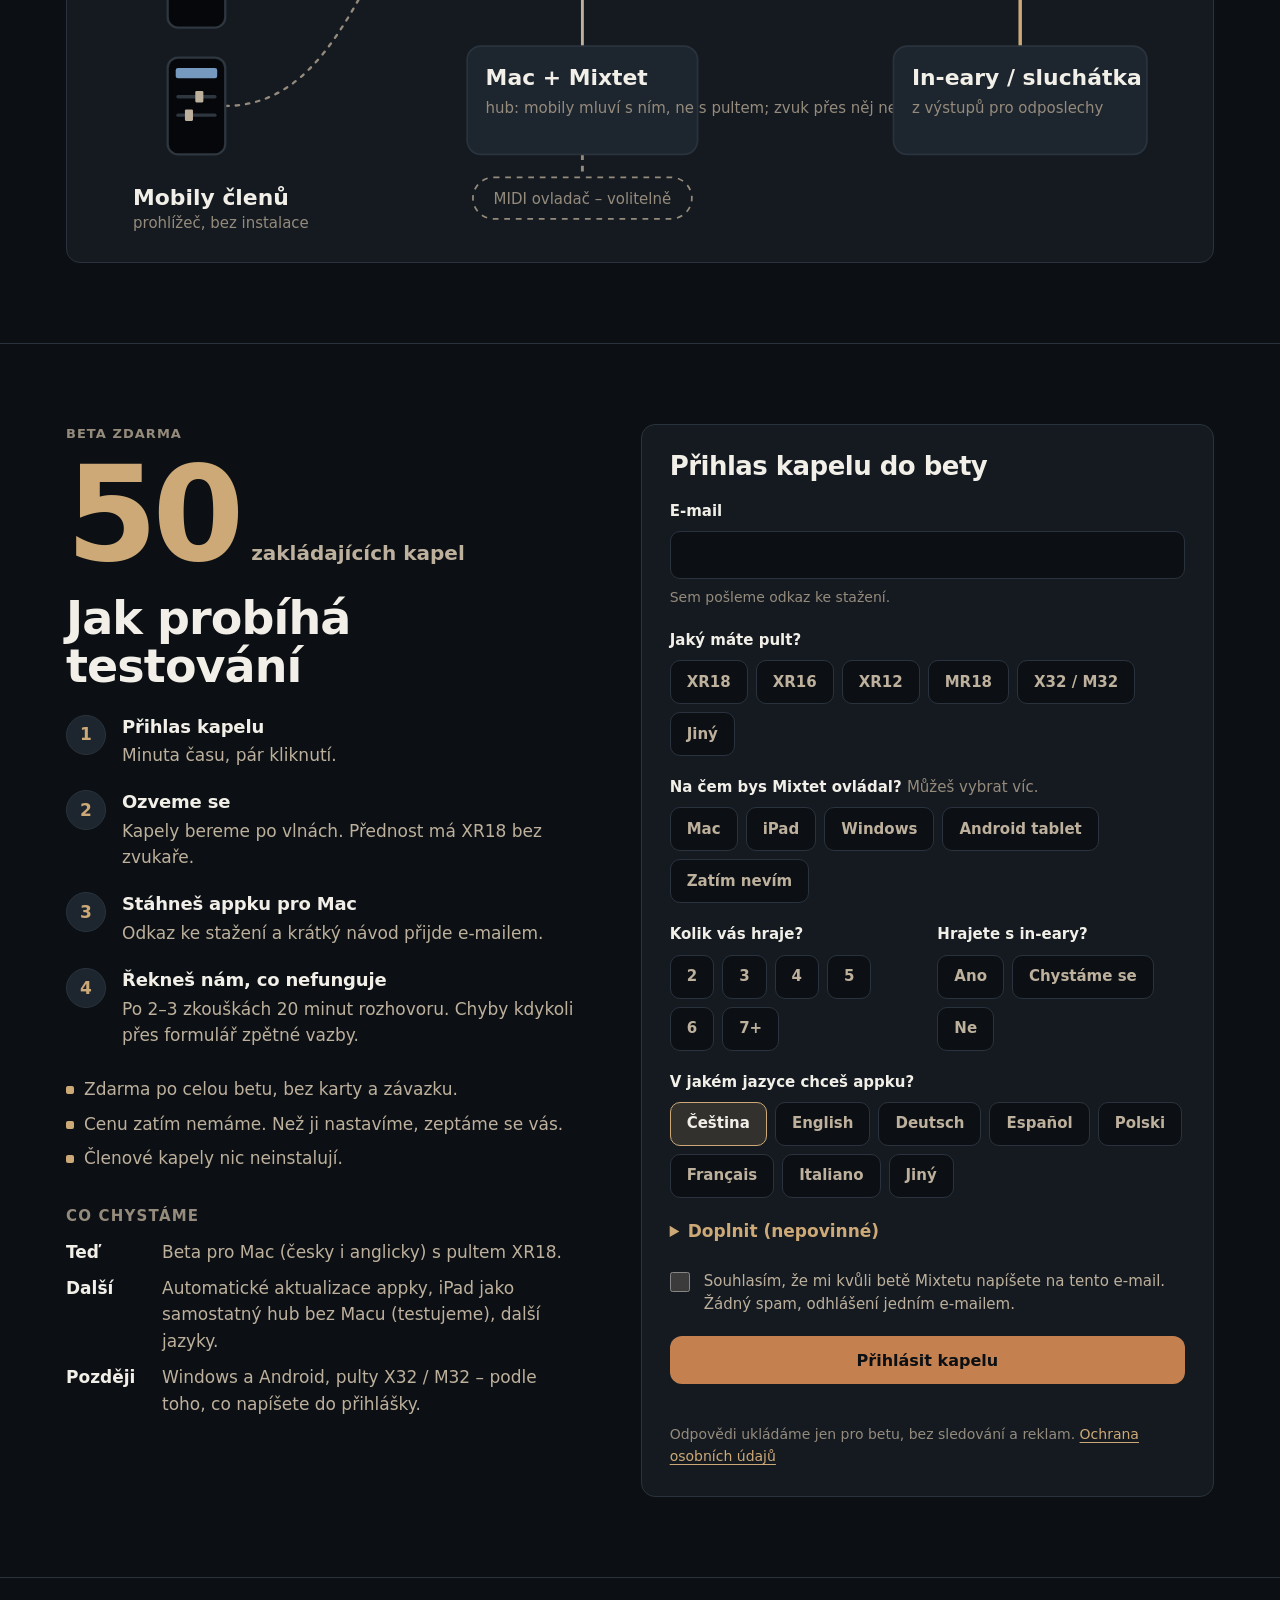
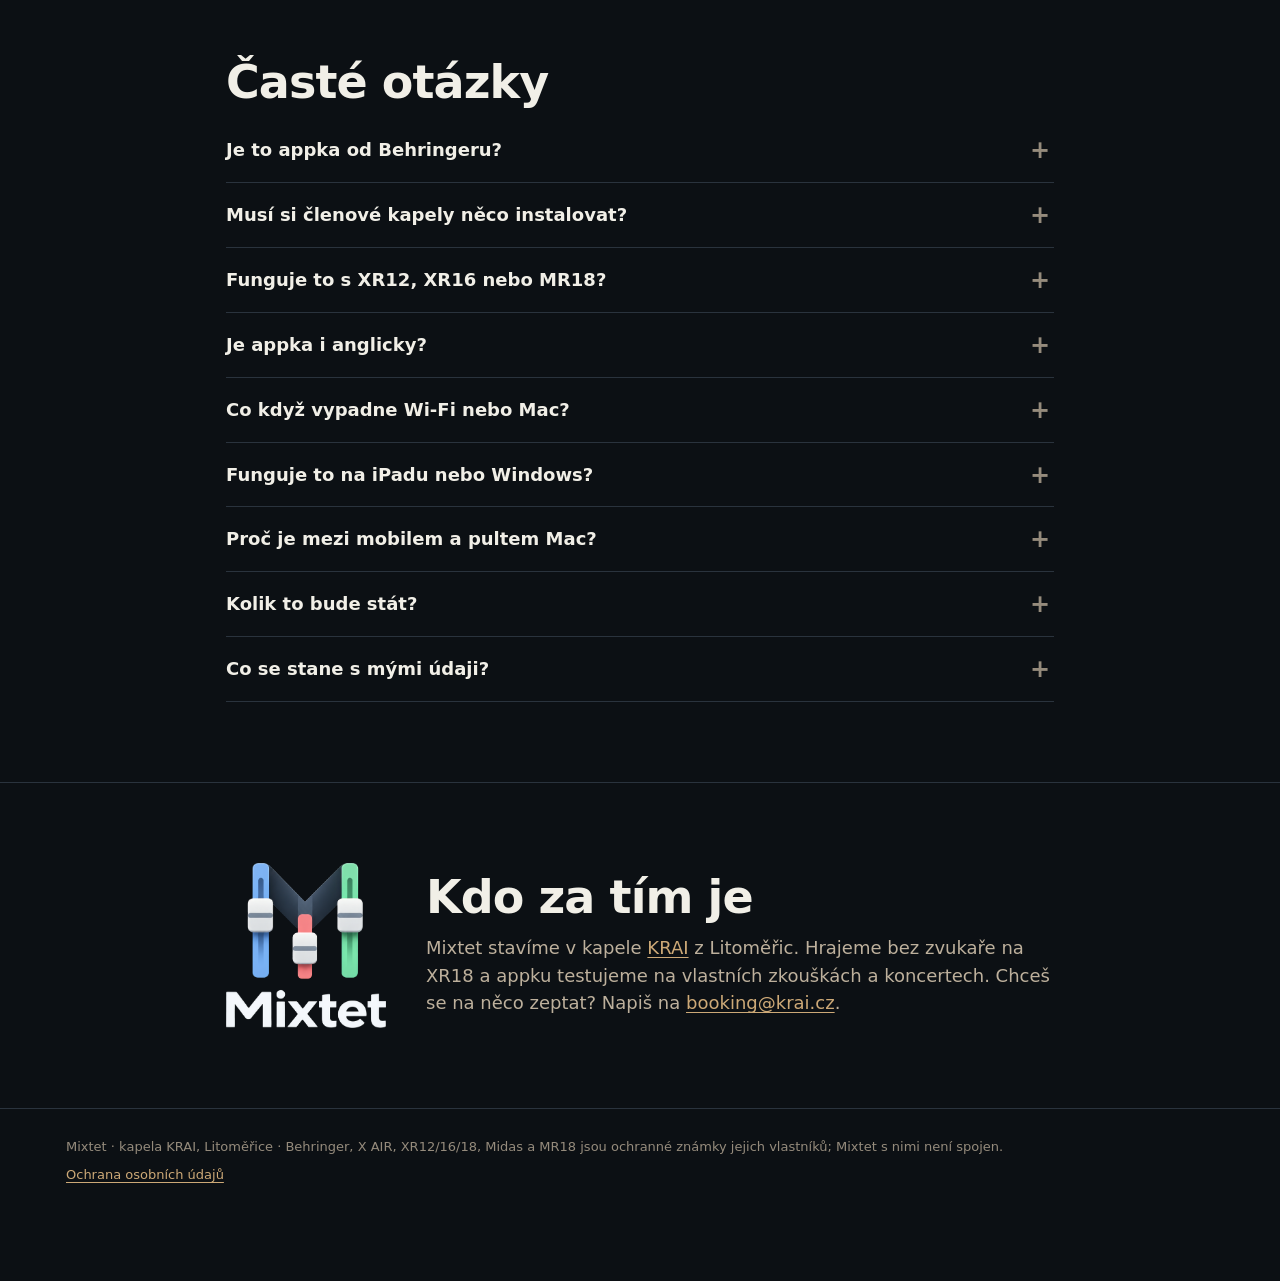
<file: cs/index.html>
<!doctype html>
<html lang="cs">
<head>
<meta charset="utf-8">
<meta name="viewport" content="width=device-width,initial-scale=1,viewport-fit=cover">
<title>Mixtet – každý si ladí odposlech z mobilu | kapely s XR18 bez zvukaře</title>
<meta name="description" content="Každý člen kapely si ladí svůj in‑ear odposlech z vlastního mobilu – přes QR, bez instalace a zamčený jen na sebe. Zvuk jde z pultu do in‑earů jako dosud, mobil je jen ovladač. Kapelník má sál, scény a ovladač na Macu. Beta zdarma pro 50 kapel s Behringer XR18.">
<link rel="canonical" href="https://mixtet.live/cs/">
<link rel="alternate" hreflang="en" href="https://mixtet.live/">
<link rel="alternate" hreflang="cs" href="https://mixtet.live/cs/">
<link rel="alternate" hreflang="x-default" href="https://mixtet.live/">
<meta property="og:type" content="website">
<meta property="og:url" content="https://mixtet.live/cs/">
<meta property="og:title" content="Mixtet – každý si ladí odposlech z mobilu | kapely s XR18 bez zvukaře">
<meta property="og:description" content="Každý člen kapely si ladí svůj in‑ear odposlech z vlastního mobilu – přes QR, bez instalace a zamčený jen na sebe. Zvuk jde z pultu do in‑earů jako dosud, mobil je jen ovladač. Kapelník má sál, scény a ovladač na Macu. Beta zdarma pro 50 kapel s Behringer XR18.">
<meta property="og:image" content="https://mixtet.live/img/og-cs.png">
<meta property="og:image:width" content="1200"><meta property="og:image:height" content="630">
<meta property="og:locale" content="cs_CZ">
<meta name="twitter:card" content="summary_large_image">
<meta name="theme-color" content="#0C1014">
<link rel="icon" type="image/png" href="../img/znacka.png">
<link rel="stylesheet" href="../site.css?v=52d1b4a9">
</head>
<body>
<a class="skip" href="#main">Přeskočit na obsah</a>
<header class="top"><div class="wrap bar">
  <a class="brand" href="/cs/"><img src="../img/znacka.png" width="28" height="28" alt="">Mixtet</a>
  <nav aria-label="Main"><a href="#how">Jak to funguje</a><a href="#leader">Pro kapelníka</a><a href="#compare">Srovnání</a><a href="#beta">Beta</a></nav>
  <div class="right">
    <div class="lang" role="group" aria-label="Jazyk / Language">
      <a href="/cs/" data-lang="cs" hreflang="cs" aria-current="true">CZ</a><a href="/" data-lang="en" hreflang="en">EN</a>
    </div>
    <a class="btn sm" href="#join">Chci testovat</a>
  </div>
</div></header>

<main id="main">
<section class="hero"><div class="wrap">
  <div class="hero-text">
    <p class="eyebrow">Odposlechy pro kapely bez zvukaře · Behringer XR18</p>
    <h1>Každý si ladí svůj odposlech <em>z vlastního mobilu.</em></h1>
    <p class="lead">Mixtet je appka pro Mac, která z pultu XR18 udělá kapelní systém. Člen naskenuje QR a ladí si svůj in‑ear v prohlížeči mobilu – bez instalace. Stránka člena neumí sáhnout do cizího mixu ani do sálu. Zvuk jde z výstupů pultu do in‑earů nebo beden jako dosud, mobil je jen dálkové ovládání. Kapelník má sál, scény a ovladač na jednom místě.</p>
    <div class="cta-row"><a class="btn" href="#join">Chci testovat zdarma</a><a class="btn ghost" href="#video">Pustit video</a></div>
    <ul class="proof"><li>Členové nic neinstalují</li><li>Mobil ovládá jen svůj odposlech</li><li>Při výpadku hraje mix dál</li></ul>
    <p class="works">Vyvíjíme a testujeme na Behringer XR18 · appka běží na Macu · beta zdarma</p>
  </div>
  <div class="hero-vis">
    <img class="mac" src="../img/screens/web-mixer.webp" width="1600" height="1000" alt="Appka Mixtet na Macu: mixer kapely s barevnými kanály členů" fetchpriority="high">
    <div class="phone"><img src="../img/phone-cs.webp" width="390" height="845" alt="Odposlech člena v mobilu: posuvníky JÁ a KAPELA, hlasitost, Ztlumit odposlech"></div>
  </div>
</div></section>

<section class="sec" id="video"><div class="wrap">
  <h2>Podívej se, jak to funguje</h2>
  <p class="sub">Jak to vypadá na zkoušce – od QR po kapelníka u Macu.</p>
  <div class="vid"><video controls playsinline preload="none" poster="../video/poster-cs-16x9.webp" aria-label="Video: člen kapely naskenuje QR, ladí si odposlech v mobilu, kapelník ovládá sál na Macu">
    <source src="../video/mixtet-cs-9x16.mp4" type="video/mp4" media="(max-width: 600px)">
    <source src="../video/mixtet-cs-16x9.mp4" type="video/mp4">
  </video></div>
</div></section>

<section class="sec" id="problem"><div class="wrap">
  <h2>Znáte to ze zkoušky?</h2>
  <div class="grid3"><div class="card quote"><p class="q">„Dej mi víc mě!“</p><p>Jeden dělá zvukaře všem a mezi písněmi se ladí odposlechy místo hraní.</p></div><div class="card quote"><p class="q">„Kdo sáhl na master?“</p><p>Appka v mobilu umí všechno, takže si někdo omylem pohne se sálem nebo s cizím mixem.</p></div><div class="card quote"><p class="q">„Appka se zase odpojila, zadej IP…“</p><p>Telefon usne, appka ztratí spojení a uprostřed zkoušky se hledá IP adresa.</p></div></div>
</div></section>

<section class="sec" id="how"><div class="wrap split">
  <div>
    <h2>Jak to funguje – pro členy kapely</h2>
    <p class="sub">Tři kroky a žádná appka k instalaci.</p>
    <ol class="steps"><li><span class="n">1</span><div><h3>Naskenuj QR</h3><p>Kapelník ti dá QR – na Macu nebo vytištěné na kartičce na zdi zkušebny. Foťák v mobilu otevře tvůj odposlech v prohlížeči. Žádná IP adresa.</p></div></li><li><span class="n">2</span><div><h3>Laď si sám</h3><p>Velké posuvníky JÁ a KAPELA, hlasitost a Ztlumit odposlech. Kdo chce víc, otevře si kanály zvlášť a označí si ★ ty svoje.</p></div></li><li><span class="n">3</span><div><h3>Zamčeno jen na tebe</h3><p>Mobil ovládá jen tvůj odposlech. Sál ani ostatní nezměníš – hlídá to Mac (hub), přes který mobil s pultem mluví – ne nastavení v appce v telefonu.</p></div></li></ol>
  </div>
  <div class="phone side"><img src="../img/phone-cs.webp" width="390" height="845" alt="Odposlech člena v mobilu: posuvníky JÁ a KAPELA, hlasitost, Ztlumit odposlech" loading="lazy"></div>
</div></section>

<section class="sec" id="leader"><div class="wrap">
  <h2>Pro kapelníka – celý pult na Macu</h2>
  <p class="sub">Na Macu vidíš mix celé kapely. Běžné věci jsou velké a po ruce, zvukařské schované, dokud je nepotřebuješ.</p>
  <div class="shots"><figure class="scr wide"><button class="shot" type="button" data-full="../img/screens/web-mixer.webp" aria-label="Mixer jako pult – zvětšit"><img src="../img/screens/web-mixer.webp" width="1600" height="1000" alt="Mixer jako pult" loading="lazy" decoding="async"></button><figcaption><h3>Mixer jako pult</h3><p>Fadery, měřáky, MUTE a mute skupiny. Barva kanálu = komu patří, takže hned vidíš, čí kytara to je.</p></figcaption></figure><figure class="scr"><button class="shot" type="button" data-full="../img/screens/web-odposlechy.webp" aria-label="Odposlechy celé kapely – zvětšit"><img src="../img/screens/web-odposlechy.webp" width="1600" height="1000" alt="Odposlechy celé kapely" loading="lazy" decoding="async"></button><figcaption><h3>Odposlechy celé kapely</h3><p>Vidíš, co kdo slyší. Když někdo neslyší, appka řekne proč a nabídne opravu jedním klikem.</p></figcaption></figure><figure class="scr"><button class="shot" type="button" data-full="../img/screens/web-koncert.webp" aria-label="Režim Koncert – zvětšit"><img src="../img/screens/web-koncert.webp" width="1600" height="1000" alt="Režim Koncert" loading="lazy" decoding="async"></button><figcaption><h3>Režim Koncert</h3><p>Velké písmo, píseň HRAJE / DALŠÍ, velké MUTE. Mezerník přepne mute skupinu – třeba ztlumí nástroje mezi písněmi.</p></figcaption></figure><figure class="scr"><button class="shot" type="button" data-full="../img/screens/web-kanal.webp" aria-label="Kanál jednoduše – zvětšit"><img src="../img/screens/web-kanal.webp" width="1600" height="1000" alt="Kanál jednoduše" loading="lazy" decoding="async"></button><figcaption><h3>Kanál jednoduše</h3><p>„Zní kopák dobře?“ Hlasitost, Čistota (EQ) a Vyrovnání (kompresor). Celý řetězec EQ a kompresoru, jen když chceš.</p></figcaption></figure><figure class="scr"><button class="shot" type="button" data-full="../img/screens/web-inspektor.webp" aria-label="Rychlá úprava vedle mixu – zvětšit"><img src="../img/screens/web-inspektor.webp" width="1600" height="1000" alt="Rychlá úprava vedle mixu" loading="lazy" decoding="async"></button><figcaption><h3>Rychlá úprava vedle mixu</h3><p>Vyber kanál a vpravo upravíš EQ, dynamiku i odposlechy, aniž bys odešel z Mixeru.</p></figcaption></figure><figure class="scr wide"><button class="shot" type="button" data-full="../img/screens/web-sceny.webp" aria-label="Písně a scény – zvětšit"><img src="../img/screens/web-sceny.webp" width="1514" height="605" alt="Písně a scény" loading="lazy" decoding="async"></button><figcaption><h3>Písně a scény</h3><p>Každá píseň má svůj mix. Scéna mění sál, odposlechy nepřepíše, a předem vidíš, co se změní.</p></figcaption></figure></div>
  <p class="note">Snímky jsou z appky s ukázkovou kapelou. Appka pro Mac i stránka člena v mobilu mluví česky i anglicky.</p>
</div></section>

<section class="sec" id="easy"><div class="wrap">
  <h2>Postavené pro muzikanty, ne pro zvukaře</h2>
  <p class="sub">Nastavíš to sám za večer. Appka mluví jako kapela a nic nedělá za tvými zády.</p>
  <ul class="easy"><li><h3>Průvodce za 10 minut</h3><p>Připojení k pultu, kdo poslouchá který odposlech, zkouška kanálů a QR pro mobily – jedna věc na obrazovku.</p></li><li><h3>Vyzkoušej bez pultu</h3><p>Ukázkový pult běží jen v Macu. Projdeš si všechno doma, než přijdeš do zkušebny.</p></li><li><h3>Kapelní slova</h3><p>„Odposlech pro Toma“, „sál“, „mute skupina Nástroje“. Žádné Bus 3 ani LR v hlavních textech.</p></li><li><h3>Pojistka uší</h3><p>Limiter na výstupu každého odposlechu (kompresor pultu na 100:1) srazí nečekané rány. Špunty ani rozumnou hlasitost nenahradí.</p></li><li><h3>Kontrola před koncertem</h3><p>Pult, záloha, pojistky, mobily, ovladač. Co nesedí, je žlutě a vedle má tlačítko na opravu.</p></li><li><h3>Ovladač do ruky</h3><p>Korg nanoKONTROL Studio jede bez nastavování: fadery, MUTE, SOLO a banky. Další tlačítka i jiné ovladače naučíš jedním pohybem.</p></li><li><h3>Nic nepředstírá</h3><p>Hodnota platí, až ji potvrdí pult. Při výpadku Wi-Fi hraje mix dál, jak byl, a appka to řekne.</p></li><li><h3>Každý krok jde vrátit</h3><p>⌘Z vrátí i načtenou scénu. Deník ukáže, kdo co změnil – Mac, ovladač, nebo mobil člena.</p></li></ul>
  <div class="mid"><div><p class="mid-h">Hledáme 50 zakládajících kapel</p><p>Beta je zdarma, bez karty a závazku.</p></div><a class="btn" href="#join">Chci testovat zdarma</a></div>
</div></section>

<section class="sec" id="compare"><div class="wrap">
  <h2>Jak se to liší od ostatních</h2>
  <div class="tbl" tabindex="0" role="region" aria-label="Jak se to liší od ostatních"><table><thead><tr><th scope="col"></th><th scope="col" class=me>Mixtet</th><th scope="col">Oficiální appky (X AIR Edit, X AIR-Q / MX-Q)</th><th scope="col">Mixing Station</th><th scope="col">Osobní mixéry (P16, myMix)</th></tr></thead><tbody><tr><th scope="row">Pro koho</th><td class=me>kapela bez zvukaře</td><td>zvukař (Edit), člen kapely (X AIR-Q)</td><td>zvukař i muzikant, desítky typů pultů</td><td>člen kapely</td></tr><tr><th scope="row">Odposlech člena</th><td class=me>mobil, prohlížeč přes QR</td><td>appka v každém telefonu</td><td>appka v zařízení, nebo prohlížeč přes QR (Web Access z verze pro počítač)</td><td>krabička a kabel u každého</td></tr><tr><th scope="row">Zámek na vlastní odposlech</th><td class=me>ano, každý mobil jen na svůj odposlech – hlídá to hub (Mac)</td><td>ne – v X AIR-Q / MX-Q si každý vybere kterýkoli odposlech, X AIR umí celý pult</td><td>appka: režim Osobní monitoring; prohlížeč: jen odposlechy, které zvukař zpřístupní (hlasitost, pan, mute sendů)</td><td>ano</td></tr><tr><th scope="row">Co to stojí člena</th><td class=me>nic, nic se neinstaluje</td><td>nic</td><td>v prohlížeči nic; Web Access vyžaduje předplatné, appka v zařízení licenci</td><td>stovky dolarů za muzikanta (P16 od ≈ 200 $, myMix od ≈ 650 $)</td></tr><tr><th scope="row">Kapelní funkce</th><td class=me>mute skupiny na mezerníku, MLUVIT KE KAPELE, písně, Pojistka uší, MIDI ovladač</td><td>osobní mix (X AIR-Q), jinak celý pult</td><td>velmi bohaté, nastavíš si sám (akce, vlastní layouty); MIDI ovladač v Pro</td><td>jen vlastní mix</td></tr></tbody></table></div>
  <p class="note">Podle veřejně dostupných informací k říjnu 2026. Názvy patří jejich vlastníkům; Mixtet s nimi není spojen.</p>
</div></section>

<section class="sec" id="need"><div class="wrap">
  <h2>Co potřebuješ</h2>
  <ul class="need"><li><h3>Pult Behringer XR18</h3><p>Vyvíjíme a testujeme na něm. XR12, XR16 a Midas MR18 mluví stejným jazykem – testery s nimi hledáme.</p></li><li><h3>Mac s macOS 14 nebo novějším</h3><p>Na Macu běží Mixtet. Verzi pro iPad testujeme v kapele.</p></li><li><h3>Wi-Fi router</h3><p>Doporučený. Na zkoušku stačí i Wi-Fi pultu.</p></li><li><h3>Mobily členů</h3><p>iPhone i Android, stačí prohlížeč.</p></li><li><h3>In‑eary nebo sluchátka</h3><p>Zvuk jde z výstupů pultu pro odposlechy (bezdrátově i kabelem), ne z mobilu.</p></li><li><h3>MIDI ovladač – volitelně</h3><p>Korg nanoKONTROL Studio a další.</p></li></ul>
  <div class="diabox"><svg class="dia" viewBox="0 0 960 420" role="img" aria-labelledby="diaT"><title id="diaT">Schéma zapojení: mobily členů přes Wi-Fi do routeru, router kabelem do pultu XR18, Mac s Mixtetem ve stejné síti, z výstupů pultu do in‑earů nebo sluchátek.</title>
<path class="w" d="M120 82 C230 82 250 102 330 102"/><path class="w" d="M120 192 C230 192 250 102 330 102"/><path class="w" d="M120 302 C240 302 250 102 330 102"/>
<line class="c" x1="430" y1="144" x2="430" y2="250"/><line class="c" x1="530" y1="102" x2="700" y2="102"/><line class="a" x1="810" y1="144" x2="810" y2="250"/><line class="c o" x1="430" y1="344" x2="430" y2="364"/>
<text class="l" x="200" y="150">Wi-Fi</text><text class="l" x="442" y="202">kabel / Wi-Fi</text><text class="l" x="615" y="92" text-anchor="middle">kabel</text><text class="l" x="822" y="202">zvuk</text>
<g class="ph"><rect x="70" y="40" width="50" height="84" rx="9"/><rect x="77" y="49" width="36" height="9" rx="2" style="fill:var(--m1)"/><line x1="79" y1="74" x2="111" y2="74"/><line x1="79" y1="90" x2="111" y2="90"/><rect class="k" x="94" y="69" width="7" height="10" rx="1"/><rect class="k" x="85" y="85" width="7" height="10" rx="1"/></g><g class="ph"><rect x="70" y="150" width="50" height="84" rx="9"/><rect x="77" y="159" width="36" height="9" rx="2" style="fill:var(--m2)"/><line x1="79" y1="184" x2="111" y2="184"/><line x1="79" y1="200" x2="111" y2="200"/><rect class="k" x="94" y="179" width="7" height="10" rx="1"/><rect class="k" x="85" y="195" width="7" height="10" rx="1"/></g><g class="ph"><rect x="70" y="260" width="50" height="84" rx="9"/><rect x="77" y="269" width="36" height="9" rx="2" style="fill:var(--m3)"/><line x1="79" y1="294" x2="111" y2="294"/><line x1="79" y1="310" x2="111" y2="310"/><rect class="k" x="94" y="289" width="7" height="10" rx="1"/><rect class="k" x="85" y="305" width="7" height="10" rx="1"/></g>
<text class="t" x="40" y="388">Mobily členů</text><text class="s" x="40" y="408">prohlížeč, bez instalace</text>
<g class="nd"><rect x="330" y="60" width="200" height="84" rx="12"/><text class="t" x="346" y="94">Wi-Fi router</text><text class="s" x="346" y="118">síť kapely</text></g>
<g class="nd"><rect x="330" y="250" width="200" height="94" rx="12"/><text class="t" x="346" y="284">Mac + Mixtet</text><text class="s" x="346" y="308">hub: mobily mluví s ním, ne s pultem; zvuk přes něj nejde</text></g>
<g class="nd"><rect x="700" y="60" width="220" height="84" rx="12"/><text class="t" x="716" y="94">XR18</text><text class="s" x="716" y="118">pult</text></g>
<g class="nd"><rect x="700" y="250" width="220" height="94" rx="12"/><text class="t" x="716" y="284">In‑eary / sluchátka</text><text class="s" x="716" y="308">z výstupů pro odposlechy</text></g>
<g class="nd o"><rect x="335" y="364" width="190" height="36" rx="18"/><text class="s" x="430" y="387" text-anchor="middle">MIDI ovladač – volitelně</text></g>
</svg></div>
</div></section>

<section class="sec" id="beta"><div class="wrap beta">
  <div class="beta-info">
    <p class="eyebrow">Beta zdarma</p>
    <p class="big"><span>50</span> zakládajících kapel</p>
    <h2>Jak probíhá testování</h2>
    <ol class="steps"><li><span class="n">1</span><div><h3>Přihlas kapelu</h3><p>Minuta času, pár kliknutí.</p></div></li><li><span class="n">2</span><div><h3>Ozveme se</h3><p>Kapely bereme po vlnách. Přednost má XR18 bez zvukaře.</p></div></li><li><span class="n">3</span><div><h3>Stáhneš appku pro Mac</h3><p>Odkaz ke stažení a krátký návod přijde e-mailem.</p></div></li><li><span class="n">4</span><div><h3>Řekneš nám, co nefunguje</h3><p>Po 2–3 zkouškách 20 minut rozhovoru. Chyby kdykoli přes formulář zpětné vazby.</p></div></li></ol>
    <ul class="terms"><li>Zdarma po celou betu, bez karty a závazku.</li><li>Cenu zatím nemáme. Než ji nastavíme, zeptáme se vás.</li><li>Členové kapely nic neinstalují.</li></ul>
    <h3 class="road-h">Co chystáme</h3>
    <ul class="road"><li><b>Teď</b><span>Beta pro Mac (česky i anglicky) s pultem XR18.</span></li><li><b>Další</b><span>Automatické aktualizace appky, iPad jako samostatný hub bez Macu (testujeme), další jazyky.</span></li><li><b>Později</b><span>Windows a Android, pulty X32 / M32 – podle toho, co napíšete do přihlášky.</span></li></ul>
  </div>
  <div class="formcol" id="join">
    <form id="signup" class="card form" novalidate>
      <h2 class="form-h">Přihlas kapelu do bety</h2>
      <div class="f">
        <label for="email">E-mail</label>
        <input id="email" name="email" type="email" autocomplete="email" required aria-describedby="email-hint email-err" inputmode="email">
        <p class="hint" id="email-hint">Sem pošleme odkaz ke stažení.</p><p class="err" id="email-err" hidden></p>
      </div>
      <fieldset class="f" aria-describedby="mixer-err"><legend>Jaký máte pult?</legend><div class="chips"><label class="chip"><input type="radio" name="mixer" value="xr18"><span>XR18</span></label><label class="chip"><input type="radio" name="mixer" value="xr16"><span>XR16</span></label><label class="chip"><input type="radio" name="mixer" value="xr12"><span>XR12</span></label><label class="chip"><input type="radio" name="mixer" value="mr18"><span>MR18</span></label><label class="chip"><input type="radio" name="mixer" value="x32"><span>X32 / M32</span></label><label class="chip"><input type="radio" name="mixer" value="other"><span>Jiný</span></label></div><p class="err" id="mixer-err" hidden></p></fieldset>
      <fieldset class="f"><legend>Na čem bys Mixtet ovládal? <span class="opt">Můžeš vybrat víc.</span></legend><div class="chips"><label class="chip"><input type="checkbox" name="hub" value="mac"><span>Mac</span></label><label class="chip"><input type="checkbox" name="hub" value="ipad"><span>iPad</span></label><label class="chip"><input type="checkbox" name="hub" value="windows"><span>Windows</span></label><label class="chip"><input type="checkbox" name="hub" value="android"><span>Android tablet</span></label><label class="chip"><input type="checkbox" name="hub" value="unsure"><span>Zatím nevím</span></label></div></fieldset>
      <div class="f2">
        <fieldset class="f"><legend>Kolik vás hraje?</legend><div class="chips"><label class="chip"><input type="radio" name="members" value="2"><span>2</span></label><label class="chip"><input type="radio" name="members" value="3"><span>3</span></label><label class="chip"><input type="radio" name="members" value="4"><span>4</span></label><label class="chip"><input type="radio" name="members" value="5"><span>5</span></label><label class="chip"><input type="radio" name="members" value="6"><span>6</span></label><label class="chip"><input type="radio" name="members" value="7+"><span>7+</span></label></div></fieldset>
        <fieldset class="f"><legend>Hrajete s in‑eary?</legend><div class="chips"><label class="chip"><input type="radio" name="iem" value="yes"><span>Ano</span></label><label class="chip"><input type="radio" name="iem" value="planning"><span>Chystáme se</span></label><label class="chip"><input type="radio" name="iem" value="no"><span>Ne</span></label></div></fieldset>
      </div>
      <fieldset class="f"><legend>V jakém jazyce chceš appku?</legend><div class="chips"><label class="chip"><input type="radio" name="app_lang" value="cs" checked><span>Čeština</span></label><label class="chip"><input type="radio" name="app_lang" value="en"><span>English</span></label><label class="chip"><input type="radio" name="app_lang" value="de"><span>Deutsch</span></label><label class="chip"><input type="radio" name="app_lang" value="es"><span>Español</span></label><label class="chip"><input type="radio" name="app_lang" value="pl"><span>Polski</span></label><label class="chip"><input type="radio" name="app_lang" value="fr"><span>Français</span></label><label class="chip"><input type="radio" name="app_lang" value="it"><span>Italiano</span></label><label class="chip"><input type="radio" name="app_lang" value="other"><span>Jiný</span></label></div></fieldset>
      <details class="more"><summary>Doplnit (nepovinné)</summary>
        <div class="f2">
          <div class="f"><label for="band">Název kapely</label><input id="band" name="band" autocomplete="organization" maxlength="80"></div>
          <div class="f"><label for="country">Země</label><input id="country" name="country" autocomplete="country-name" maxlength="60"></div>
        </div>
        <div class="f"><label for="note">Něco, co bychom měli vědět?</label><textarea id="note" name="note" rows="3" maxlength="1000"></textarea></div>
      </details>
      <div class="hp" aria-hidden="true"><label>Web <input name="web" tabindex="-1" autocomplete="off"></label></div>
      <label class="consent"><input type="checkbox" name="consent" id="consent" aria-describedby="consent-err"><span>Souhlasím, že mi kvůli betě Mixtetu napíšete na tento e-mail. Žádný spam, odhlášení jedním e-mailem.</span></label>
      <p class="err" id="consent-err" hidden></p>
      <button class="btn full" type="submit" id="submit">Přihlásit kapelu</button>
      <p class="err" id="server-err" role="alert" hidden></p>
      <p class="note">Odpovědi ukládáme jen pro betu, bez sledování a reklam. <a href="/ochrana-udaju.html">Ochrana osobních údajů</a></p>
    </form>
    <div class="card done" id="done" hidden tabindex="-1"><h2></h2><p></p><button class="btn ghost" type="button" id="share"></button></div>
  </div>
</div></section>

<section class="sec" id="faq"><div class="wrap narrow">
  <h2>Časté otázky</h2>
  <div class="faq"><details><summary>Je to appka od Behringeru?</summary><p>Ne. Mixtet je nezávislá appka, se společnostmi Behringer ani Music Tribe není spojená.</p></details><details><summary>Musí si členové kapely něco instalovat?</summary><p>Ne. Naskenují QR a odposlech se otevře v prohlížeči mobilu. Na plochu si ho můžou přidat jako ikonu.</p></details><details><summary>Funguje to s XR12, XR16 nebo MR18?</summary><p>Používají stejný protokol jako XR18, takže by měly. Na skutečném pultu jsme je ale zatím neověřili – testery s nimi hledáme.</p></details><details><summary>Je appka i anglicky?</summary><p>Ano. Appka pro Mac mluví česky i anglicky podle jazyka systému (jde přepnout v Nastavení), stránka člena podle jazyka telefonu. Angličtinu ještě dolaďujeme s rodilými mluvčími.</p></details><details><summary>Co když vypadne Wi-Fi nebo Mac?</summary><p>Pult hraje dál, jak byl. Mixtet nic nepošle naslepo, po návratu se sám připojí a mobily taky.</p></details><details><summary>Funguje to na iPadu nebo Windows?</summary><p>Mobil člena funguje všude. Appka pro kapelníka je zatím na Macu, verzi pro iPad testujeme a Windows s Androidem plánujeme. Do přihlášky napiš, na čem bys ji chtěl.</p></details><details><summary>Proč je mezi mobilem a pultem Mac?</summary><p>Mobily mluví s Macem (hubem), ne přímo s pultem: hub hlídá, že každý mobil ovládá jen svůj odposlech, pult nemá desítky připojení a mobil, který usne nebo ztratí Wi‑Fi, nic nerozhodí. Zvuk přes Mac nejde – jde z pultu rovnou do in‑earů. Pozor: kdo má v mobilu appku X AIR a je ve stejné síti, připojí se k pultu napřímo dál. Na koncert proto dej pult do sítě, kam se členové nepřipojují.</p></details><details><summary>Kolik to bude stát?</summary><p>Během testování nic. Cenu nastavíme podle zkušeností testerů a zakládající kapely ji uslyší jako první.</p></details><details><summary>Co se stane s mými údaji?</summary><p>Použijeme je jen k betě a smažeme nejpozději do 2 let. Kdykoli napiš a smažeme je hned.</p></details></div>
</div></section>

<section class="sec" id="about"><div class="wrap narrow about">
  <img src="../img/logo.png" width="160" height="164" alt="Mixtet" loading="lazy">
  <div><h2>Kdo za tím je</h2><p>Mixtet stavíme v kapele <a href="https://krai.cz">KRAI</a> z Litoměřic. Hrajeme bez zvukaře na XR18 a appku testujeme na vlastních zkouškách a koncertech. Chceš se na něco zeptat? Napiš na <a href="mailto:booking@krai.cz">booking@krai.cz</a>.</p></div>
</div></section>
</main>

<footer><div class="wrap"><p>Mixtet · kapela KRAI, Litoměřice · Behringer, X AIR, XR12/16/18, Midas a MR18 jsou ochranné známky jejich vlastníků; Mixtet s nimi není spojen.</p><p><a href="/ochrana-udaju.html">Ochrana osobních údajů</a></p></div></footer>
<div class="sticky" id="sticky" hidden><a class="btn full" href="#join">Chci testovat zdarma</a></div>
<dialog id="zoom"><form method="dialog"><button class="x" aria-label="Zavřít / Close">×</button></form><img alt=""></dialog>
<script>window.MIXTET={"lang": "cs", "msg": {"eEmail": "Zkontroluj e-mail – takhle nevypadá platně.", "eMixer": "Vyber pult (nebo „Jiný“).", "eConsent": "Bez souhlasu ti nemůžeme napsat.", "eServer": "Nepodařilo se odeslat. Zkus to za chvíli znovu, nebo napiš na booking@krai.cz.", "okH": "Díky, kapelu máme!", "okP": "Ozveme se na {email}, až bude místo ve vlně. Pošli odkaz zbytku kapely – ať ví, co je čeká.", "okShare": "Zkopírovat odkaz na web", "okCopied": "Odkaz zkopírován", "fSubmit": "Přihlásit kapelu", "fSending": "Odesílám…"}};</script>
<script src="../site.js?v=0ad27bb4" defer></script>
</body>
</html>
</file>
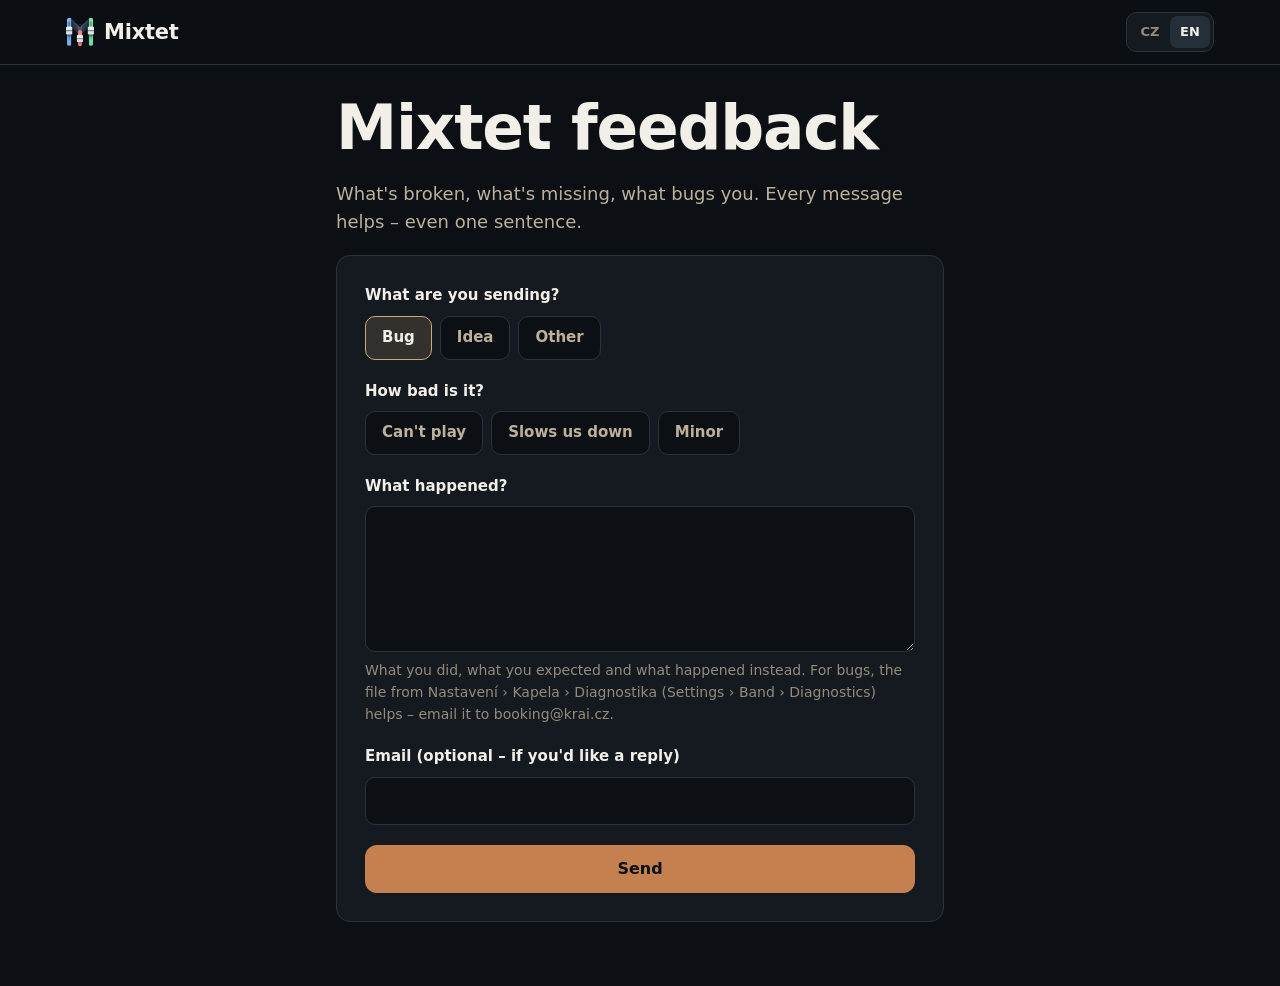
<file: feedback/index.html>
<!doctype html>
<html lang="cs">
<head>
<meta charset="utf-8">
<meta name="viewport" content="width=device-width,initial-scale=1,viewport-fit=cover">
<title>Zpětná vazba – Mixtet</title>
<meta name="robots" content="noindex">
<link rel="icon" type="image/png" href="/img/znacka.png">
<link rel="stylesheet" href="/site.css">
<style>main{max-width:640px;margin:0 auto;padding:32px 16px 64px}.form{margin-top:20px}.meta{font-size:13px;color:var(--fg3)}</style>
</head>
<body>
<header class="top"><div class="wrap bar"><a class="brand" href="/"><img src="/img/znacka.png" width="28" height="28" alt="">Mixtet</a>
<div class="right"><div class="lang" role="group" aria-label="Jazyk / Language"><a href="?lang=cs" data-l="cs">CZ</a><a href="?lang=en" data-l="en">EN</a></div></div></div></header>
<main id="main">
  <h1 data-t="h"></h1>
  <p class="sub" data-t="sub" style="margin:12px 0 0"></p>
  <form id="fb" class="card form" novalidate>
    <fieldset class="f"><legend data-t="kind"></legend><div class="chips">
      <label class="chip"><input type="radio" name="kind" value="bug" checked><span data-t="kBug"></span></label>
      <label class="chip"><input type="radio" name="kind" value="idea"><span data-t="kIdea"></span></label>
      <label class="chip"><input type="radio" name="kind" value="other"><span data-t="kOther"></span></label></div></fieldset>
    <fieldset class="f" id="sevf"><legend data-t="sev"></legend><div class="chips">
      <label class="chip"><input type="radio" name="severity" value="blocker"><span data-t="sBlock"></span></label>
      <label class="chip"><input type="radio" name="severity" value="slows"><span data-t="sSlow"></span></label>
      <label class="chip"><input type="radio" name="severity" value="minor"><span data-t="sMinor"></span></label></div></fieldset>
    <div class="f"><label for="message" data-t="msg"></label><textarea id="message" name="message" rows="6" maxlength="4000" required aria-describedby="msg-hint msg-err"></textarea>
      <p class="hint" id="msg-hint" data-t="msgHint"></p><p class="err" id="msg-err" hidden></p></div>
    <div class="f"><label for="email" data-t="email"></label><input id="email" name="email" type="email" autocomplete="email" aria-describedby="email-err"><p class="err" id="email-err" hidden></p></div>
    <div class="hp" aria-hidden="true"><label>Web <input name="web" tabindex="-1" autocomplete="off"></label></div>
    <p class="meta" id="meta" hidden></p>
    <button class="btn full" type="submit" id="submit" data-t="send"></button>
    <p class="err" id="server-err" role="alert" hidden></p>
  </form>
  <div class="card done" id="done" hidden tabindex="-1"><h2 data-t="okH"></h2><p data-t="okP"></p><a class="btn ghost" href="/" data-t="back"></a></div>
</main>
<script>
(function(){
var T={cs:{h:"Zpětná vazba k Mixtetu",sub:"Co nefunguje, co chybí, co tě štve. Každá zpráva nám pomůže – i jedna věta.",kind:"Co posíláš?",kBug:"Chyba",kIdea:"Nápad",kOther:"Jiné",
sev:"Jak moc to vadí?",sBlock:"Nejde hrát",sSlow:"Zdržuje",sMinor:"Maličkost",msg:"Co se stalo?",msgHint:"Co jsi dělal, co jsi čekal a co se stalo místo toho. U chyby pomůže soubor z Nastavení › Kapela › Diagnostika – pošli ho e-mailem na booking@krai.cz.",
email:"E-mail (nepovinné – když chceš odpověď)",send:"Odeslat",sending:"Odesílám…",eMsg:"Napiš aspoň pár slov.",eEmail:"Zkontroluj e-mail.",eServer:"Nepodařilo se odeslat. Zkus to znovu, nebo napiš na booking@krai.cz.",
okH:"Díky, máme to!",okP:"Přečteme to ještě dnes. Když jsi nechal e-mail, ozveme se.",back:"Zpět na Mixtet",meta:"Přiloží se: ",title:"Zpětná vazba – Mixtet"},
en:{h:"Mixtet feedback",sub:"What's broken, what's missing, what bugs you. Every message helps – even one sentence.",kind:"What are you sending?",kBug:"Bug",kIdea:"Idea",kOther:"Other",
sev:"How bad is it?",sBlock:"Can't play",sSlow:"Slows us down",sMinor:"Minor",msg:"What happened?",msgHint:"What you did, what you expected and what happened instead. For bugs, the file from Nastavení › Kapela › Diagnostika (Settings › Band › Diagnostics) helps – email it to booking@krai.cz.",
email:"Email (optional – if you'd like a reply)",send:"Send",sending:"Sending…",eMsg:"Write at least a few words.",eEmail:"Check your email address.",eServer:"Couldn't send. Try again, or email booking@krai.cz.",
okH:"Thanks, got it!",okP:"We'll read it today. If you left your email, we'll get back to you.",back:"Back to Mixtet",meta:"Attached: ",title:"Mixtet feedback"}};
var q=new URLSearchParams(location.search),L=q.get("lang");
if(L!=="cs"&&L!=="en"){var c=document.cookie.match(/mixtet-lang=(cs|en)/);L=c?c[1]:(/^(cs|sk)/i.test((navigator.languages||[navigator.language||"en"])[0])?"cs":"en");}
var t=T[L];document.documentElement.lang=L;document.title=t.title;
document.querySelectorAll("[data-t]").forEach(function(el){el.textContent=t[el.dataset.t];});
document.querySelectorAll(".lang a").forEach(function(a){if(a.dataset.l===L)a.setAttribute("aria-current","true");
 a.addEventListener("click",function(){document.cookie="mixtet-lang="+a.dataset.l+"; path=/; max-age=31536000; SameSite=Lax; Secure";var u=new URLSearchParams(location.search);u.set("lang",a.dataset.l);a.href="?"+u.toString();});});
var ctx={v:q.get("v")||"",os:q.get("os")||"",mixer:q.get("mixer")||""};
var parts=[ctx.v&&("Mixtet "+ctx.v),ctx.os,ctx.mixer].filter(Boolean);
if(parts.length){var m=document.getElementById("meta");m.textContent=t.meta+parts.join(" · ");m.hidden=false;}
var form=document.getElementById("fb"),sev=document.getElementById("sevf"),loaded=Date.now();
form.addEventListener("change",function(){sev.hidden=(new FormData(form).get("kind")!=="bug");});
var show=function(id,s){var e=document.getElementById(id);e.textContent=s||"";e.hidden=!s;};
form.addEventListener("submit",function(ev){ev.preventDefault();var fd=new FormData(form),msg=String(fd.get("message")||"").trim(),em=String(fd.get("email")||"").trim();
 show("msg-err",msg.length<3?t.eMsg:"");show("email-err",em&&!/^[^\s@]+@[^\s@]+\.[^\s@]{2,}$/.test(em)?t.eEmail:"");show("server-err","");
 if(msg.length<3){document.getElementById("message").focus();return;} if(em&&!/^[^\s@]+@[^\s@]+\.[^\s@]{2,}$/.test(em)){document.getElementById("email").focus();return;}
 var b=document.getElementById("submit");b.disabled=true;b.textContent=t.sending;
 fetch("/api/feedback",{method:"POST",headers:{"content-type":"application/json"},body:JSON.stringify({kind:fd.get("kind"),severity:fd.get("kind")==="bug"?(fd.get("severity")||""):"",message:msg,email:em,web:fd.get("web")||"",v:ctx.v,os:ctx.os,mixer:ctx.mixer,lang:L,source:q.get("src")||(ctx.v?"app":"web"),t:loaded})})
 .then(function(r){return r.json();}).then(function(j){if(j&&j.ok){form.hidden=true;var d=document.getElementById("done");d.hidden=false;d.focus();}else show("server-err",t.eServer);})
 .catch(function(){show("server-err",t.eServer);}).finally(function(){b.disabled=false;b.textContent=t.send;});});
})();
</script>
</body>
</html>
</file>
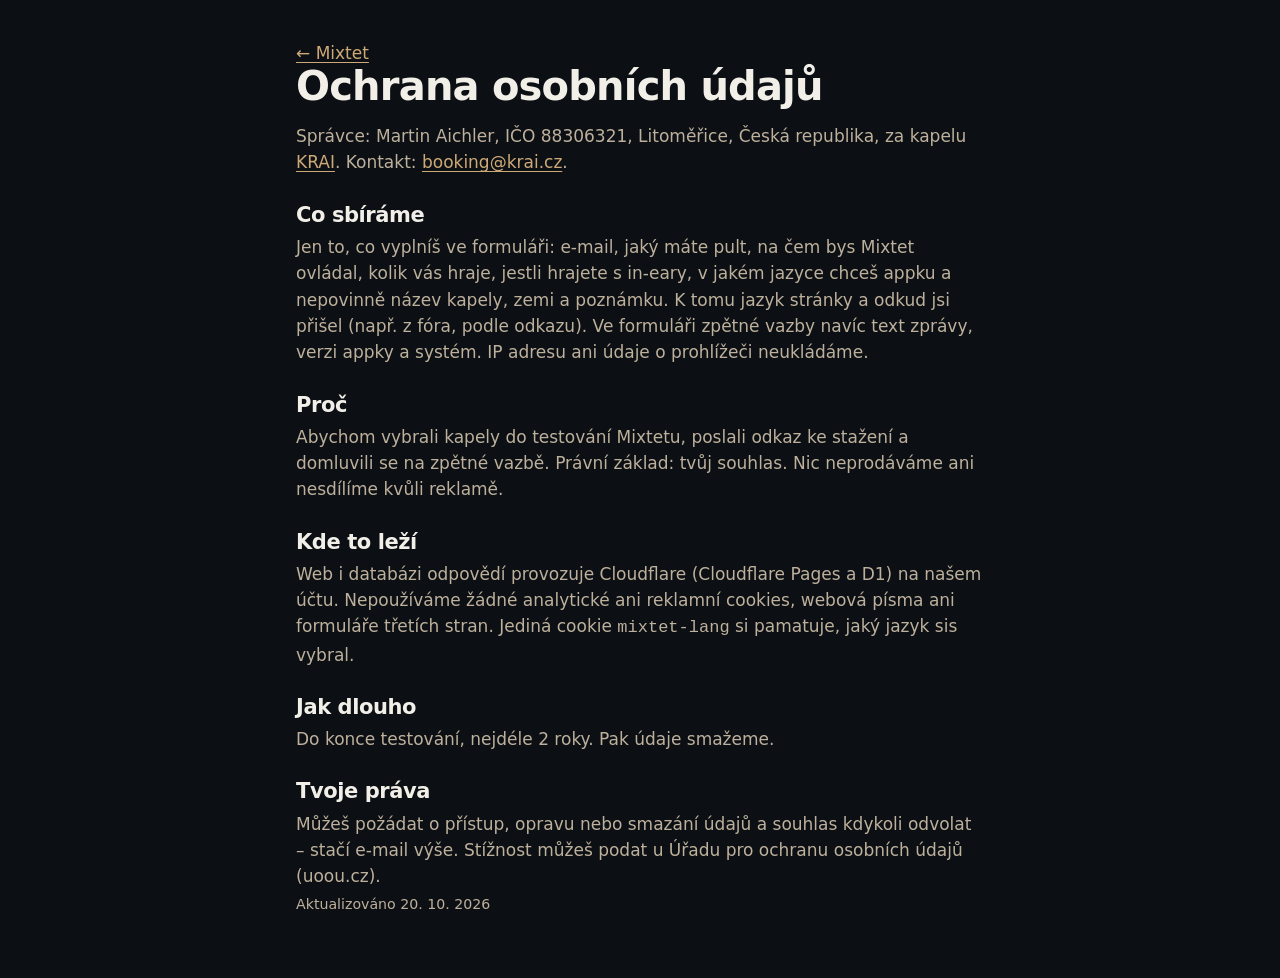
<file: ochrana-udaju.html>
<!doctype html><html lang="cs"><head><meta charset="utf-8"><meta name="viewport" content="width=device-width,initial-scale=1">
<title>Ochrana osobních údajů – Mixtet</title><meta name="robots" content="noindex"><link rel="icon" type="image/png" href="/img/znacka.png"><link rel="stylesheet" href="/site.css"><style>main{max-width:720px;margin:0 auto;padding:40px 16px 64px}main h1{font-size:clamp(30px,5vw,40px);margin-bottom:16px}main h2{font-size:21px;margin:28px 0 8px}main p,main li{color:var(--fg2)}main ul{padding-left:20px}</style></head>
<body><main><p><a href="/cs/">← Mixtet</a></p><h1>Ochrana osobních údajů</h1><p>Správce: Martin Aichler, IČO 88306321, Litoměřice, Česká republika, za kapelu <a href="https://krai.cz">KRAI</a>. Kontakt: <a href="mailto:booking@krai.cz">booking@krai.cz</a>.</p>
<h2>Co sbíráme</h2><p>Jen to, co vyplníš ve formuláři: e-mail, jaký máte pult, na čem bys Mixtet ovládal, kolik vás hraje, jestli hrajete s in-eary, v jakém jazyce chceš appku a nepovinně název kapely, zemi a poznámku. K tomu jazyk stránky a odkud jsi přišel (např. z fóra, podle odkazu). Ve formuláři zpětné vazby navíc text zprávy, verzi appky a systém. IP adresu ani údaje o prohlížeči neukládáme.</p>
<h2>Proč</h2><p>Abychom vybrali kapely do testování Mixtetu, poslali odkaz ke stažení a domluvili se na zpětné vazbě. Právní základ: tvůj souhlas. Nic neprodáváme ani nesdílíme kvůli reklamě.</p>
<h2>Kde to leží</h2><p>Web i databázi odpovědí provozuje Cloudflare (Cloudflare Pages a D1) na našem účtu. Nepoužíváme žádné analytické ani reklamní cookies, webová písma ani formuláře třetích stran. Jediná cookie <code>mixtet-lang</code> si pamatuje, jaký jazyk sis vybral.</p>
<h2>Jak dlouho</h2><p>Do konce testování, nejdéle 2 roky. Pak údaje smažeme.</p>
<h2>Tvoje práva</h2><p>Můžeš požádat o přístup, opravu nebo smazání údajů a souhlas kdykoli odvolat – stačí e-mail výše. Stížnost můžeš podat u Úřadu pro ochranu osobních údajů (uoou.cz).</p><p><small>Aktualizováno 20. 10. 2026</small></p></main></body></html>
</file>
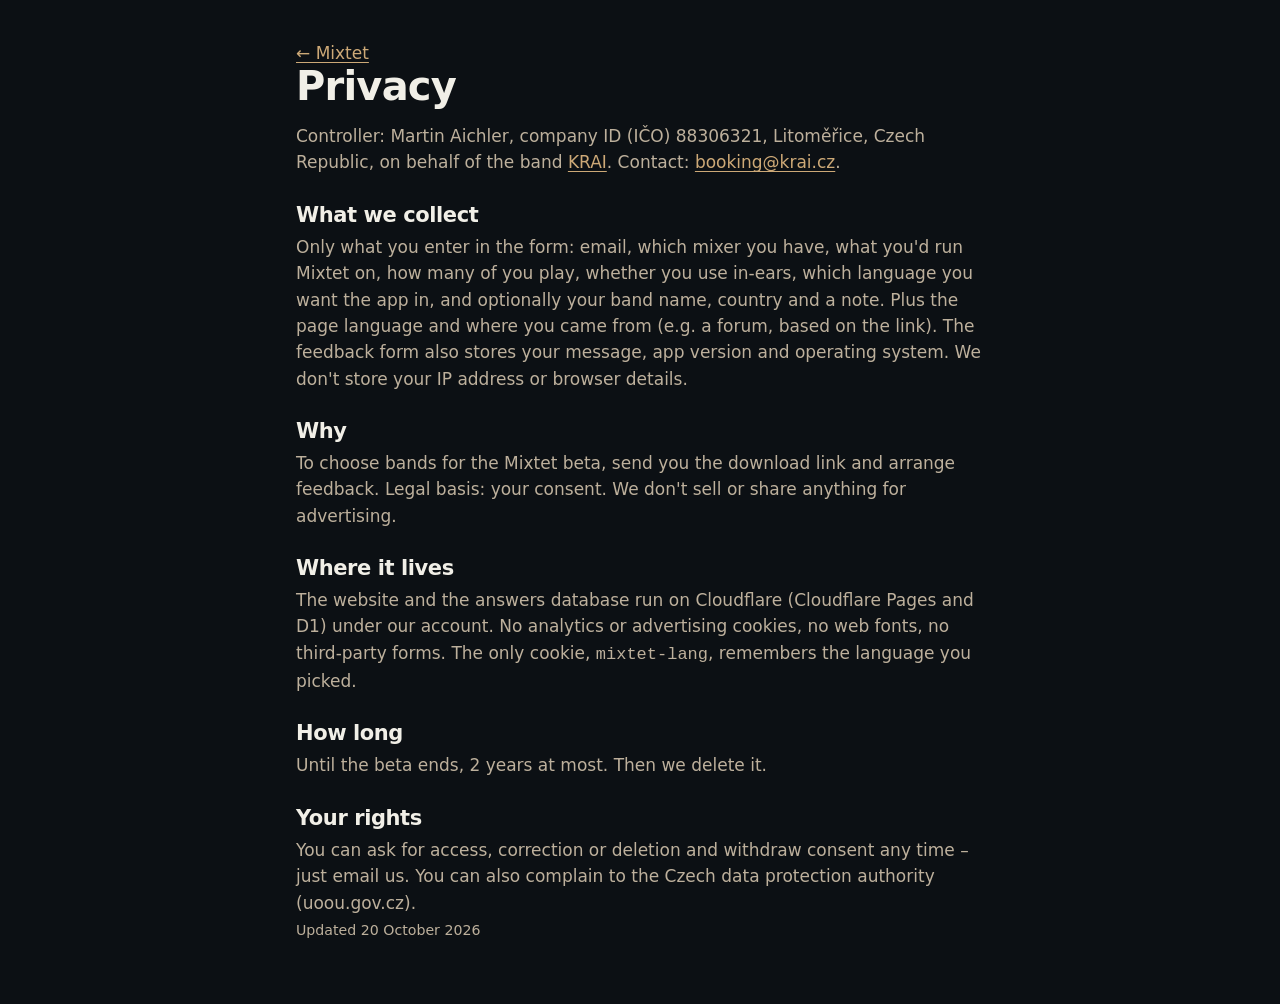
<file: privacy.html>
<!doctype html><html lang="en"><head><meta charset="utf-8"><meta name="viewport" content="width=device-width,initial-scale=1">
<title>Privacy – Mixtet</title><meta name="robots" content="noindex"><link rel="icon" type="image/png" href="/img/znacka.png"><link rel="stylesheet" href="/site.css"><style>main{max-width:720px;margin:0 auto;padding:40px 16px 64px}main h1{font-size:clamp(30px,5vw,40px);margin-bottom:16px}main h2{font-size:21px;margin:28px 0 8px}main p,main li{color:var(--fg2)}main ul{padding-left:20px}</style></head>
<body><main><p><a href="/">← Mixtet</a></p><h1>Privacy</h1><p>Controller: Martin Aichler, company ID (IČO) 88306321, Litoměřice, Czech Republic, on behalf of the band <a href="https://krai.cz">KRAI</a>. Contact: <a href="mailto:booking@krai.cz">booking@krai.cz</a>.</p>
<h2>What we collect</h2><p>Only what you enter in the form: email, which mixer you have, what you'd run Mixtet on, how many of you play, whether you use in-ears, which language you want the app in, and optionally your band name, country and a note. Plus the page language and where you came from (e.g. a forum, based on the link). The feedback form also stores your message, app version and operating system. We don't store your IP address or browser details.</p>
<h2>Why</h2><p>To choose bands for the Mixtet beta, send you the download link and arrange feedback. Legal basis: your consent. We don't sell or share anything for advertising.</p>
<h2>Where it lives</h2><p>The website and the answers database run on Cloudflare (Cloudflare Pages and D1) under our account. No analytics or advertising cookies, no web fonts, no third-party forms. The only cookie, <code>mixtet-lang</code>, remembers the language you picked.</p>
<h2>How long</h2><p>Until the beta ends, 2 years at most. Then we delete it.</p>
<h2>Your rights</h2><p>You can ask for access, correction or deletion and withdraw consent any time – just email us. You can also complain to the Czech data protection authority (uoou.gov.cz).</p><p><small>Updated 20 October 2026</small></p></main></body></html>
</file>
<file: site.css>
/* Mixtet web – barvy a písmo jako appka (docs/BRAND.md): tmavé plátno, SF Pro (systémové), terakota = hlavní akce,
   sand = výběr, barvy členů jen tam, kde znamenají člena. Žádná webová písma, žádné externí zdroje. */
:root{
  --bg:#0C1014; --s1:#141A20; --s2:#1D252E; --s3:#252F39; --line:#2A333D;
  --fg:#F1EFE7; --fg2:#BDB09C; --fg3:#958B7C;
  --sand:#CDA977; --terra:#C4804F; --terra-h:#D08A57; --ok:#66C773; --warn:#F0CF4C; --mute:#EB4C47;
  --m1:#7FCAD4; --m2:#C08692; --m3:#7699C0; --m4:#AEC59C;
  --font:-apple-system,BlinkMacSystemFont,"SF Pro Text","SF Pro Display",system-ui,"Segoe UI",Roboto,"Helvetica Neue",Arial,sans-serif;
  --r:14px; --gut:max(16px,env(safe-area-inset-left,0px));
  color-scheme:dark;
}
*{box-sizing:border-box}
[hidden]{display:none!important}
html{scroll-behavior:smooth;scroll-padding-top:84px;-webkit-text-size-adjust:100%}
@media (prefers-reduced-motion:reduce){html{scroll-behavior:auto}*{animation:none!important;transition:none!important}}
body{margin:0;background:var(--bg);color:var(--fg);font:17px/1.55 var(--font);font-variant-numeric:tabular-nums;-webkit-font-smoothing:antialiased}
img{max-width:100%;height:auto;display:block}
a{color:var(--sand);text-underline-offset:3px}
h1,h2,h3{font-weight:800;letter-spacing:-.02em;text-wrap:balance;margin:0}
h2{font-size:clamp(30px,4.2vw,46px);line-height:1.05;margin-bottom:12px}
h3{font-size:18px;line-height:1.3;letter-spacing:-.01em;font-weight:700}
p{margin:0}
.wrap{max-width:1180px;margin:0 auto;padding-left:var(--gut);padding-right:max(16px,env(safe-area-inset-right,0px))}
.narrow{max-width:860px}
.skip{position:absolute;left:-9999px;top:8px;background:var(--fg);color:var(--bg);padding:8px 12px;border-radius:8px;z-index:50}
.skip:focus{left:12px}
:focus-visible{outline:2px solid var(--sand);outline-offset:3px;border-radius:6px}

/* Lišta */
.top{position:sticky;top:0;z-index:20;background:rgba(12,16,20,.86);backdrop-filter:saturate(1.4) blur(14px);-webkit-backdrop-filter:saturate(1.4) blur(14px);border-bottom:1px solid var(--line)}
.bar{display:flex;align-items:center;gap:24px;height:64px}
.brand{display:flex;align-items:center;gap:10px;color:var(--fg);text-decoration:none;font-weight:800;font-size:21px;letter-spacing:-.01em}
.top nav{display:flex;gap:22px;margin-left:12px}
.top nav a{color:var(--fg2);text-decoration:none;font-size:15px;font-weight:600}
.top nav a:hover{color:var(--fg)}
.right{margin-left:auto;display:flex;align-items:center;gap:12px}
.lang{display:flex;background:var(--s1);border:1px solid var(--line);border-radius:10px;padding:3px}
.lang a{font-size:13px;font-weight:700;color:var(--fg3);text-decoration:none;border-radius:7px;padding:6px 10px;min-width:40px;text-align:center}
.lang a[aria-current]{background:var(--s3);color:var(--fg)}

/* Tlačítka */
.btn{display:inline-flex;align-items:center;justify-content:center;gap:8px;min-height:48px;font:700 16px var(--font);text-decoration:none;color:#0C1014;background:var(--terra);border:0;border-radius:12px;padding:0 22px;cursor:pointer;transition:background .15s}
.btn:hover{background:var(--terra-h)}
.btn.ghost{background:transparent;color:var(--fg);border:1px solid var(--line)}
.btn.ghost:hover{background:var(--s2)}
.btn.sm{min-height:40px;font-size:14px;padding:0 14px}
.btn.full{width:100%}
.btn[disabled]{opacity:.6;cursor:progress}

/* Úvod */
.hero{padding:56px 0 72px;overflow:hidden}
.hero .wrap{display:grid;grid-template-columns:minmax(0,1fr) minmax(0,1.15fr);gap:48px;align-items:center}
.eyebrow{font-size:13px;font-weight:700;letter-spacing:.08em;text-transform:uppercase;color:var(--fg3);margin-bottom:14px}
h1{font-size:clamp(38px,4.8vw,64px);line-height:1.02;margin-bottom:20px}
h1 em{font-style:normal;color:var(--sand)}
.lead{font-size:19px;color:var(--fg2);max-width:36em;margin-bottom:28px}
.cta-row{display:flex;flex-wrap:wrap;gap:12px}
.proof{list-style:none;padding:0;margin:26px 0 0;display:flex;flex-wrap:wrap;gap:8px 18px;color:var(--fg2);font-size:15px}
.proof li{display:flex;align-items:center;gap:8px}
.proof li::before{content:"";width:16px;height:16px;flex:none;background:var(--ok);-webkit-mask:url("data:image/svg+xml,%3Csvg xmlns='http://www.w3.org/2000/svg' viewBox='0 0 16 16'%3E%3Cpath d='M3 8.5l3 3 7-7' fill='none' stroke='black' stroke-width='2.2' stroke-linecap='round' stroke-linejoin='round'/%3E%3C/svg%3E") center/contain no-repeat;mask:url("data:image/svg+xml,%3Csvg xmlns='http://www.w3.org/2000/svg' viewBox='0 0 16 16'%3E%3Cpath d='M3 8.5l3 3 7-7' fill='none' stroke='black' stroke-width='2.2' stroke-linecap='round' stroke-linejoin='round'/%3E%3C/svg%3E") center/contain no-repeat}
.works{font-size:14px;color:var(--fg3);margin-top:14px}
.hero-vis{position:relative;padding:0 0 70px 40px}
.hero-vis .mac{border-radius:12px;border:1px solid var(--line);box-shadow:0 40px 90px rgba(0,0,0,.6);width:100%}
.phone{width:min(240px,42%);border-radius:36px;background:#05070A;border:2px solid #2E363F;padding:9px;box-shadow:0 30px 70px rgba(0,0,0,.65)}
.phone img{border-radius:28px}
.hero-vis .phone{position:absolute;left:0;bottom:0;width:min(190px,32%)}
.hero-vis.solo .phone{position:static;margin:0 auto;width:min(300px,100%)}

/* Sekce */
.sec{padding:80px 0;border-top:1px solid var(--line)}
.sub{color:var(--fg2);font-size:18px;max-width:44em;margin-bottom:36px}
.note{color:var(--fg3);font-size:14px;margin-top:20px}
.card{background:var(--s1);border:1px solid var(--line);border-radius:var(--r);padding:24px}
.grid3{display:grid;grid-template-columns:repeat(3,minmax(0,1fr));gap:16px;margin-top:28px}
.quote .q{font-size:22px;font-weight:800;letter-spacing:-.01em;margin-bottom:10px;color:var(--fg)}
.quote p{color:var(--fg2)}
.split{display:grid;grid-template-columns:minmax(0,1.3fr) minmax(0,.7fr);gap:56px;align-items:center}
.phone.side{justify-self:center;width:min(300px,100%)}
.steps{list-style:none;padding:0;margin:0;display:grid;gap:22px}
.steps li{display:grid;grid-template-columns:40px minmax(0,1fr);gap:16px;align-items:start}
.steps .n{width:40px;height:40px;border-radius:50%;background:var(--s2);border:1px solid var(--line);display:grid;place-items:center;font-weight:800;color:var(--sand)}
.steps p{color:var(--fg2);margin-top:4px}

/* Snímky appky */
.shots{display:grid;grid-template-columns:repeat(2,minmax(0,1fr));gap:28px 24px}
.scr{margin:0}
.scr.wide{grid-column:1/-1}
.shot{display:block;width:100%;padding:0;border:1px solid var(--line);border-radius:12px;overflow:hidden;background:var(--s1);cursor:zoom-in}
.shot img{width:100%}
.shot.ph{aspect-ratio:16/10;cursor:default;background:repeating-linear-gradient(135deg,var(--s1) 0 12px,var(--s2) 12px 24px)}
.scr figcaption{margin-top:14px;max-width:46em}
.scr figcaption p{color:var(--fg2);margin-top:4px}
.scr.wide figcaption{display:grid;grid-template-columns:minmax(0,.4fr) minmax(0,.6fr);gap:24px;max-width:none}
.scr.wide figcaption p{margin:0}
dialog#zoom{padding:0;border:0;background:transparent;max-width:96vw;max-height:94vh}
dialog#zoom::backdrop{background:rgba(5,7,10,.88)}
dialog#zoom img{max-width:96vw;max-height:90vh;width:auto;border-radius:10px}
dialog#zoom .x{position:fixed;top:14px;right:16px;width:44px;height:44px;border-radius:50%;border:1px solid var(--line);background:var(--s2);color:var(--fg);font-size:24px;cursor:pointer}

/* Proč snazší */
.easy{list-style:none;padding:0;margin:0;display:grid;grid-template-columns:repeat(4,minmax(0,1fr));gap:28px 24px}
.easy li{border-top:2px solid var(--sand);padding-top:14px}
.easy p{color:var(--fg2);margin-top:6px;font-size:16px}
.mid{margin-top:56px;display:flex;align-items:center;justify-content:space-between;gap:24px;background:var(--s2);border:1px solid var(--line);border-radius:var(--r);padding:24px 28px}
.mid-h{font-size:22px;font-weight:800;letter-spacing:-.01em}
.mid p+p{color:var(--fg2)}

/* Srovnání */
.tbl{overflow-x:auto;border:1px solid var(--line);border-radius:var(--r);margin-top:28px}
table{border-collapse:collapse;width:100%;min-width:760px;font-size:15px}
th,td{padding:14px 16px;text-align:left;vertical-align:top;border-bottom:1px solid var(--line)}
tr:last-child>*{border-bottom:0}
thead th{font-size:14px;color:var(--fg3);font-weight:700;background:var(--s1)}
tbody th{color:var(--fg);font-weight:700;width:18%}
td{color:var(--fg2)}
.me{background:rgba(205,169,119,.08);color:var(--fg);font-weight:600}
thead .me{color:var(--sand)}

/* Co potřebuješ */
.need{list-style:none;padding:0;margin:28px 0 32px;display:grid;grid-template-columns:repeat(3,minmax(0,1fr));gap:24px}
.need p{color:var(--fg2);margin-top:4px;font-size:16px}
.diabox{background:var(--s1);border:1px solid var(--line);border-radius:var(--r);padding:20px;overflow-x:auto}
.dia{display:block;width:100%;min-width:620px;height:auto}
.dia .nd rect{fill:var(--s2);stroke:var(--line);stroke-width:1.5}.dia .nd.o rect{fill:none;stroke-dasharray:5 5;stroke:var(--fg3)}
.dia .t{font:700 19px var(--font);fill:var(--fg)}.dia .s{font:500 13px var(--font);fill:var(--fg3)}.dia .l{font:600 12px var(--font);fill:var(--fg2)}
.dia .w{fill:none;stroke:var(--fg3);stroke-width:2;stroke-dasharray:3 6;stroke-linecap:round}.dia .c{fill:none;stroke:var(--fg2);stroke-width:2.5}.dia .c.o{stroke-dasharray:5 5;stroke:var(--fg3)}.dia .a{stroke:var(--sand);stroke-width:3}
.dia .ph>rect:first-child{fill:#05070A;stroke:#2E363F;stroke-width:2}.dia .ph line{stroke:#2E363F;stroke-width:3;stroke-linecap:round}.dia .ph .k{fill:var(--fg2)}

/* Beta + formulář */
.beta{display:grid;grid-template-columns:minmax(0,.95fr) minmax(0,1.05fr);gap:56px;align-items:start}
.big{display:flex;align-items:baseline;gap:12px;font-size:20px;font-weight:700;color:var(--fg2);margin:4px 0 24px}
.big span{font-size:clamp(84px,11vw,132px);line-height:.85;font-weight:800;letter-spacing:-.04em;color:var(--sand)}
.beta-info h2{margin-bottom:24px}
.terms{list-style:none;padding:0;margin:28px 0 0;display:grid;gap:8px;color:var(--fg2)}
.terms li{display:flex;gap:10px}.terms li::before{content:"";width:8px;height:8px;border-radius:2px;background:var(--sand);margin-top:10px;flex:none}
.road-h{margin-top:36px;font-size:15px;text-transform:uppercase;letter-spacing:.08em;color:var(--fg3)}
.road{list-style:none;padding:0;margin:12px 0 0;display:grid;gap:10px}
.road li{display:grid;grid-template-columns:84px minmax(0,1fr);gap:12px;color:var(--fg2)}
.road b{color:var(--fg)}
.formcol{position:sticky;top:84px}
.form{display:grid;gap:20px;padding:28px}
.form-h{font-size:26px;margin:0}
.f{display:grid;gap:8px;border:0;margin:0;padding:0;min-width:0}
.f2{display:grid;grid-template-columns:minmax(0,1fr) minmax(0,1fr);gap:20px}
label,legend{font-size:15px;font-weight:700;color:var(--fg);padding:0}
legend{margin-bottom:8px}
.opt{font-weight:500;color:var(--fg3)}
.hint{font-size:14px;color:var(--fg3)}
.err{font-size:14px;color:var(--warn);font-weight:600}
input[type=email],input:not([type]),textarea{font:500 17px var(--font);color:var(--fg);background:var(--bg);border:1px solid var(--line);border-radius:10px;padding:12px 14px;width:100%;min-height:48px}
input[aria-invalid=true]{border-color:var(--warn)}
textarea{resize:vertical}
.chips{display:flex;flex-wrap:wrap;gap:8px}
.chip{position:relative}
.chip input{position:absolute;opacity:0;inset:0;margin:0;cursor:pointer}
.chip span{display:inline-flex;align-items:center;min-height:44px;padding:0 16px;border:1px solid var(--line);border-radius:10px;background:var(--bg);color:var(--fg2);font-weight:600;font-size:15px}
.chip input:checked+span{background:rgba(205,169,119,.16);border-color:var(--sand);color:var(--fg)}
.chip input[type=checkbox]:checked+span::before{content:"✓";margin-right:6px;color:var(--sand)}
.chip input:focus-visible+span{outline:2px solid var(--sand);outline-offset:2px}
.more summary{cursor:pointer;color:var(--sand);font-weight:600;min-height:32px}
.more[open] summary{margin-bottom:16px}
.more .f+.f,.more .f2+.f{margin-top:16px}
.consent{display:grid;grid-template-columns:22px minmax(0,1fr);gap:12px;font-weight:500;color:var(--fg2);font-size:15px;align-items:start}
.consent input{width:20px;height:20px;margin:2px 0 0;accent-color:var(--terra)}
.hp{position:absolute;left:-9999px;width:1px;height:1px;overflow:hidden}
.done{padding:32px;display:grid;gap:14px;border-color:var(--ok)}
.done h2{font-size:28px;margin:0}
.done p{color:var(--fg2)}
.done .btn{justify-self:start}

/* FAQ, o nás, patička */
.faq details{border-bottom:1px solid var(--line)}
.faq summary{cursor:pointer;list-style:none;padding:18px 36px 18px 0;font-weight:700;font-size:18px;position:relative}
.faq summary::-webkit-details-marker{display:none}
.faq summary::after{content:"+";position:absolute;right:4px;top:14px;font-size:24px;color:var(--fg3)}
.faq details[open] summary::after{content:"–"}
.faq details p{color:var(--fg2);padding:0 0 18px}
.about{display:grid;grid-template-columns:160px minmax(0,1fr);gap:40px;align-items:center}
.about p{color:var(--fg2);font-size:18px}
footer{border-top:1px solid var(--line);padding:28px 0 96px;color:var(--fg3);font-size:13px}
footer p+p{margin-top:8px}
.sticky{position:fixed;left:0;right:0;bottom:0;z-index:30;padding:10px var(--gut) calc(10px + env(safe-area-inset-bottom,0px));background:rgba(12,16,20,.94);border-top:1px solid var(--line);backdrop-filter:blur(12px);-webkit-backdrop-filter:blur(12px)}

@media (max-width:1020px){.top nav{display:none}.easy{grid-template-columns:repeat(2,minmax(0,1fr))}.need{grid-template-columns:repeat(2,minmax(0,1fr))}}
@media (max-width:860px){
  .hero{padding:32px 0 48px}
  .hero .wrap,.split,.beta{grid-template-columns:1fr;gap:36px}
  .hero-vis{padding:0 0 30px}
  .hero-vis .mac{width:100%}
  .hero-vis{padding:0 0 40px}.hero-vis .phone{left:auto;right:-4px;width:36%}
  .phone.side{display:none}
  .grid3,.shots{grid-template-columns:1fr}
  .scr.wide figcaption{display:block}
  .formcol{position:static}
  .f2{grid-template-columns:1fr}
  .mid{flex-direction:column;align-items:flex-start}
  .about{grid-template-columns:1fr;gap:20px}.about img{width:112px}
  .sec{padding:56px 0}
}
@media (max-width:560px){.easy,.need{grid-template-columns:1fr}.right .btn.sm{display:none}.brand{font-size:19px}.form{padding:20px}}
@media (min-width:861px){.sticky{display:none!important}}
.scr.noimg figcaption{margin-top:0}
.shots:not(:has(img)){grid-template-columns:repeat(3,minmax(0,1fr))}
@media (max-width:860px){.shots:not(:has(img)){grid-template-columns:1fr}}

.vid{border:1px solid var(--line);border-radius:var(--r);overflow:hidden;background:#000;max-width:1000px}
.vid video{display:block;width:100%;height:auto;aspect-ratio:16/9;background:#000}
@media (max-width:600px){.vid video{aspect-ratio:9/16}.vid{max-width:420px}}
</file>
